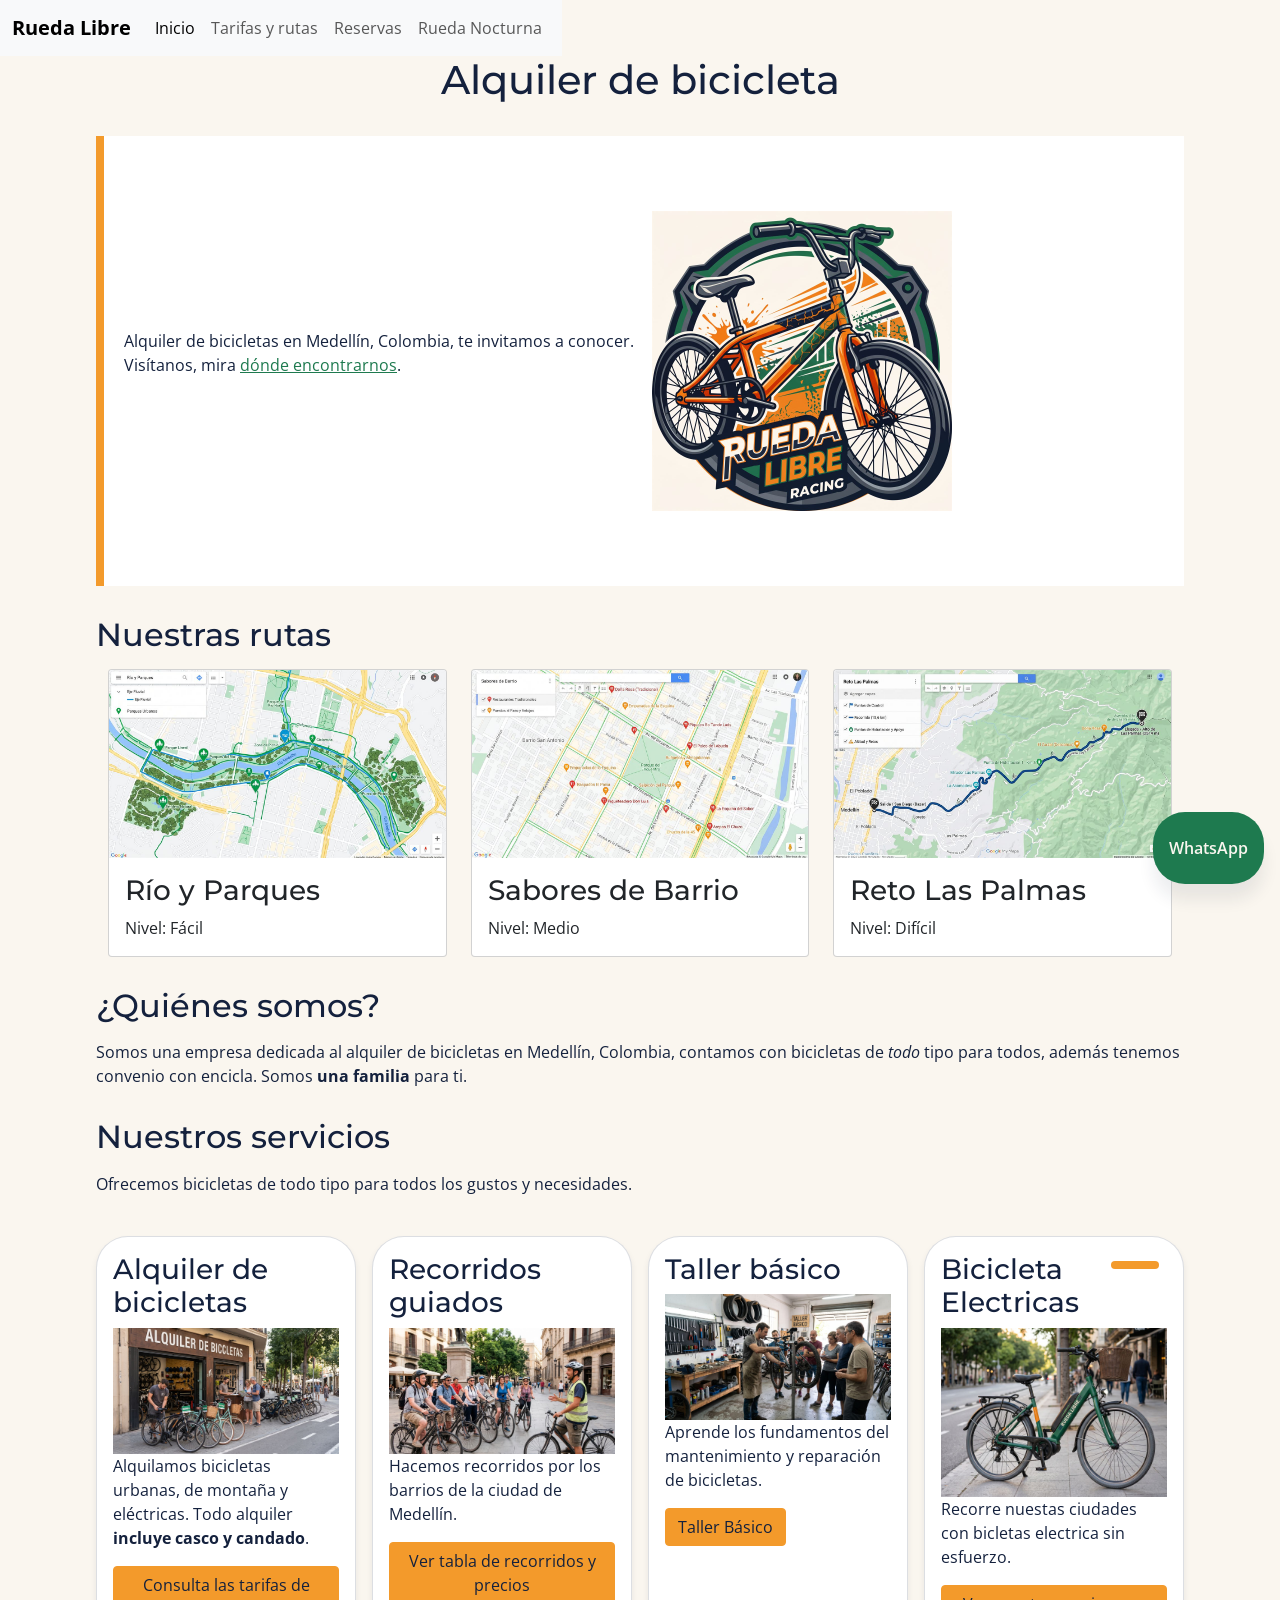
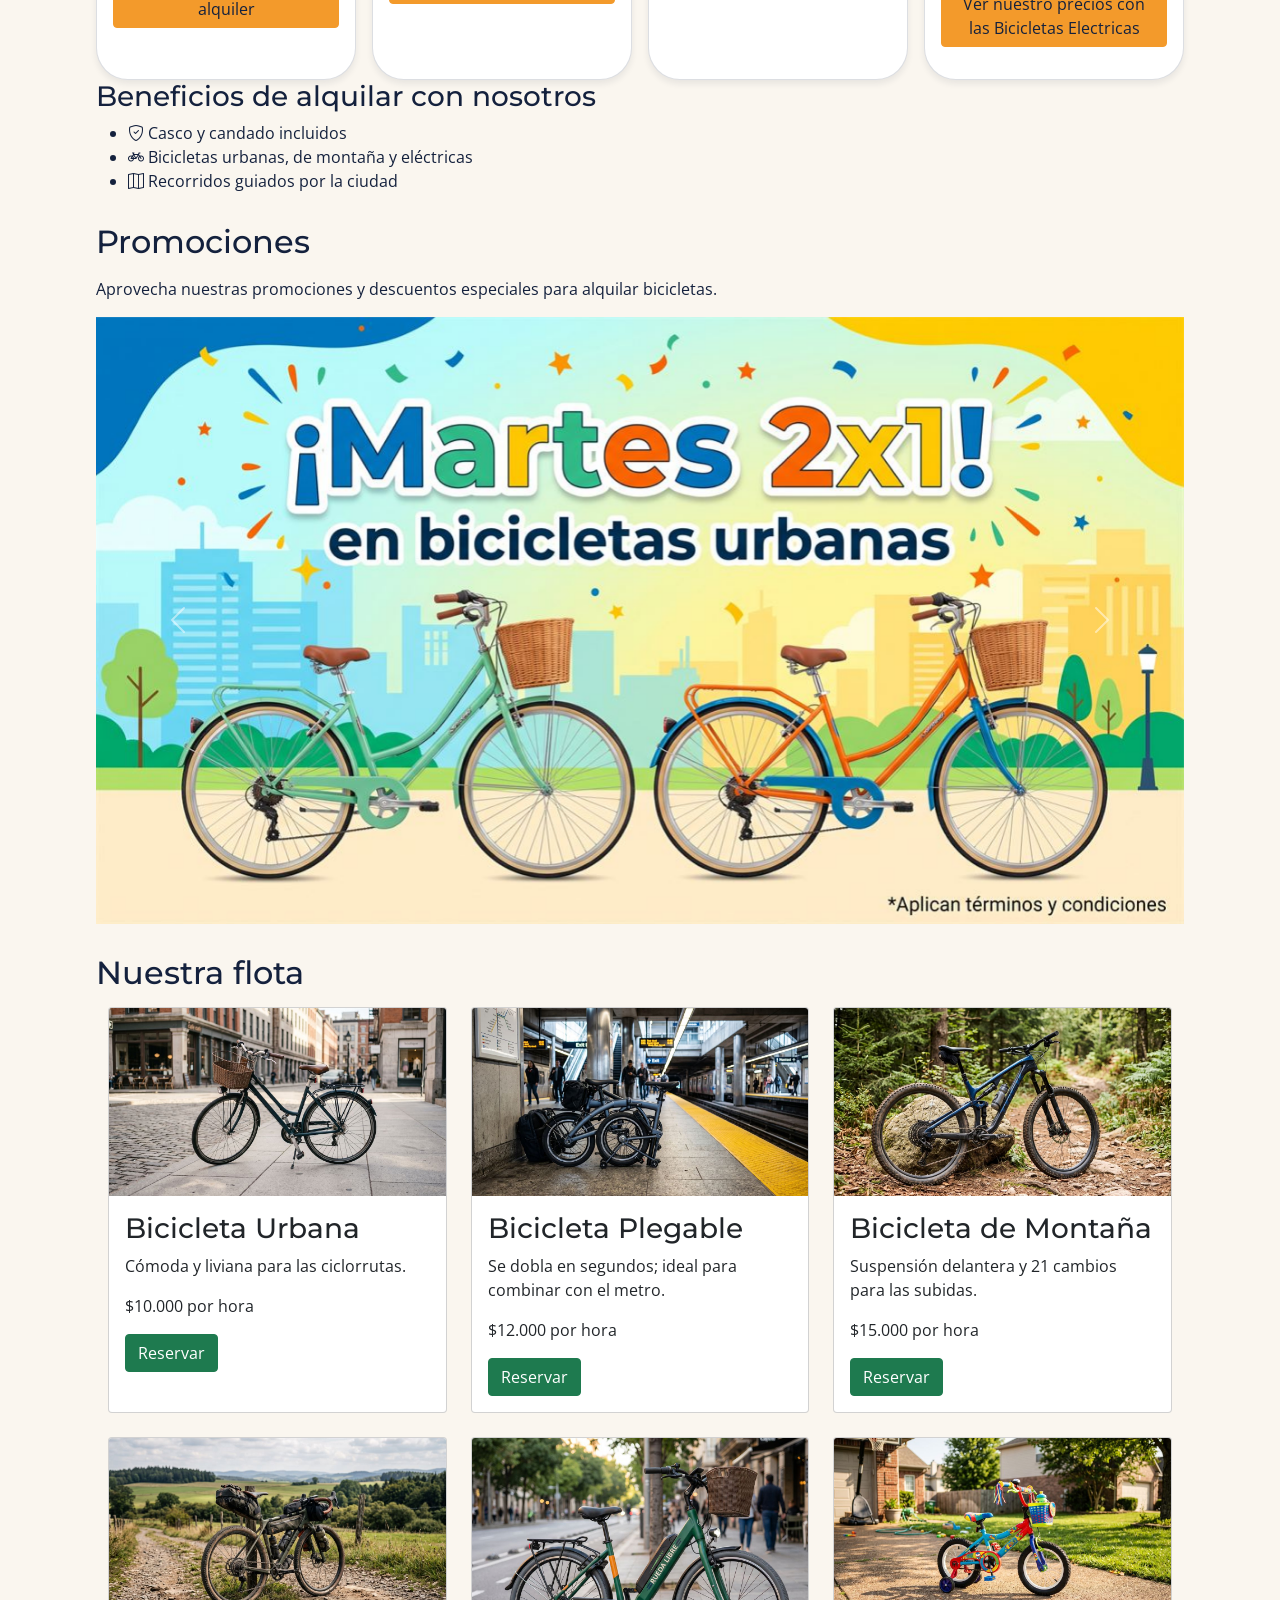
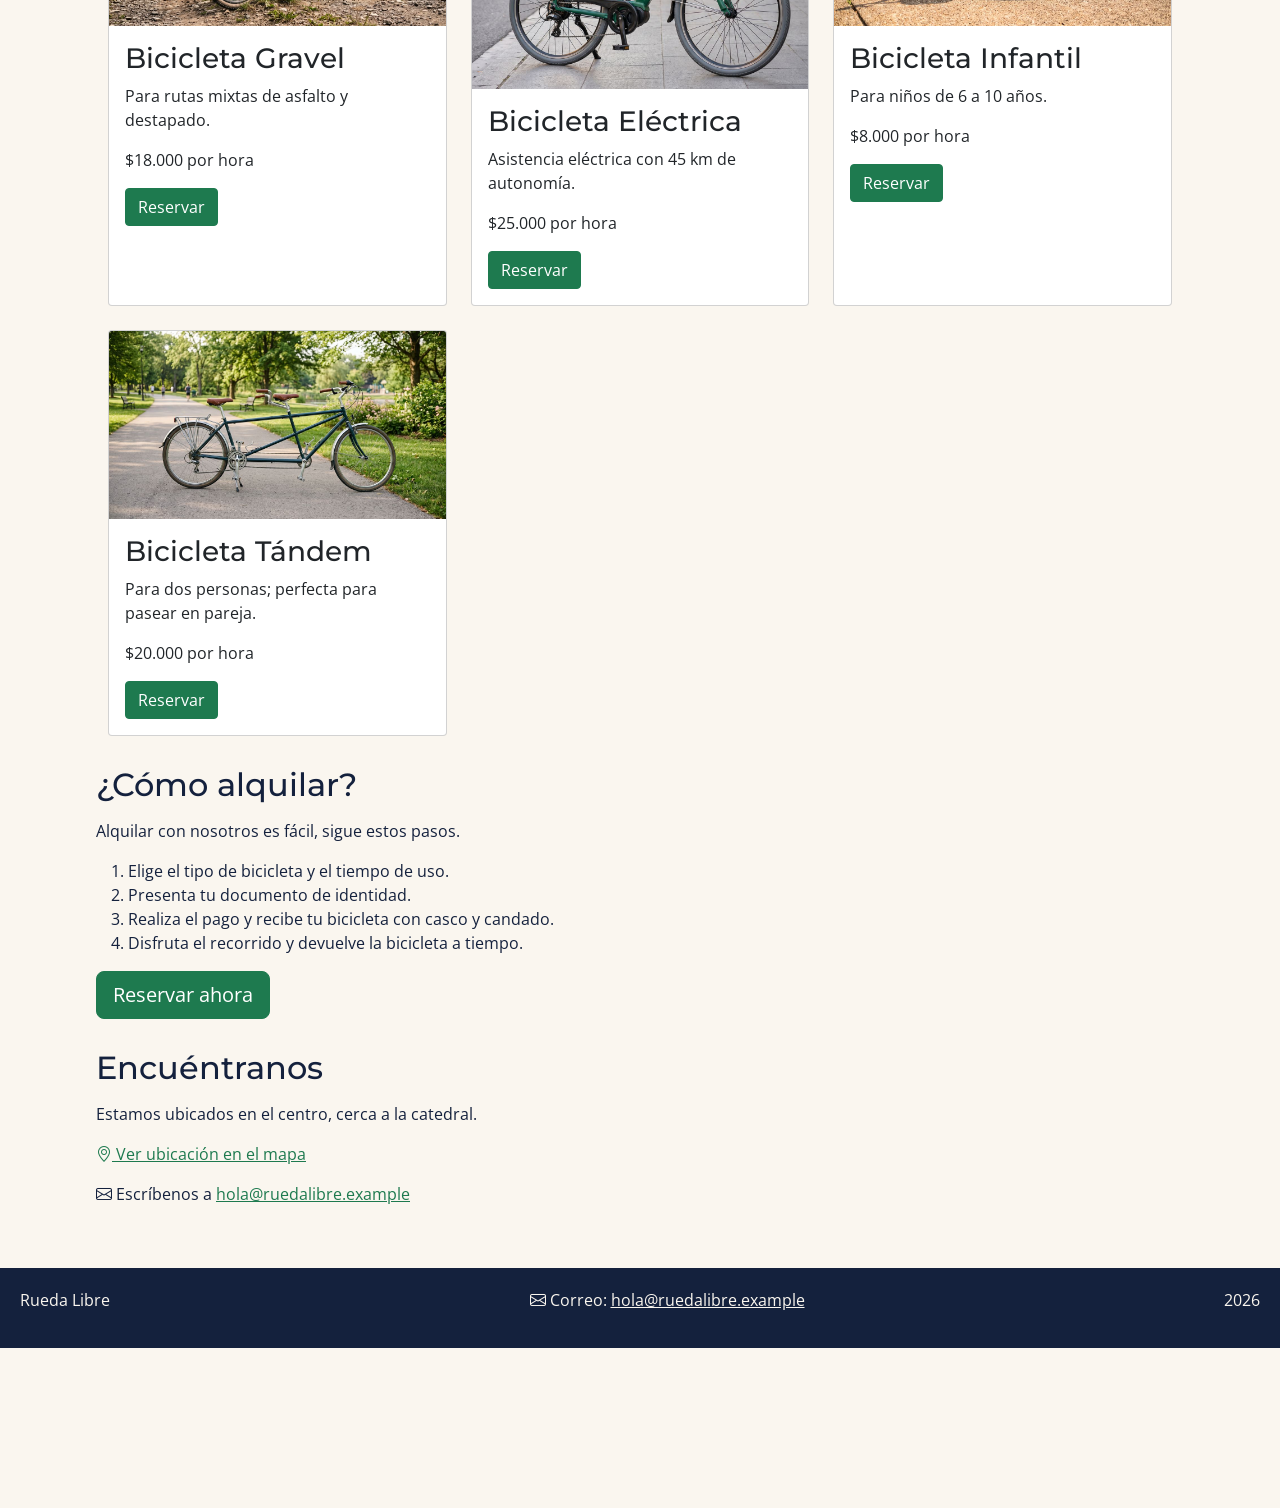
<file: rueda-libre-v1/index.html>
<!doctype html>
<html lang="es">
  <head>
    <meta charset="UTF-8" />
    <meta name="viewport" content="width=device-width, initial-scale=1.0" />
    <meta
      name="description"
      content="Alquiler de bicicletas en Medellín, Colombia, tenemos bicicletas de todo tipo para todos, convenio con encicla"
    />
    <title>Rueda Libre | Alquiler de bicicletas en Medellín</title>
    <link rel="preconnect" href="https://fonts.googleapis.com" />
    <link rel="preconnect" href="https://fonts.gstatic.com" crossorigin />
    <link
      href="https://fonts.googleapis.com/css2?family=Montserrat:wght@700&family=Open+Sans:wght@400;600&display=swap"
      rel="stylesheet"
    />
    <link
      href="https://cdn.jsdelivr.net/npm/bootstrap@5.3.3/dist/css/bootstrap.min.css"
      rel="stylesheet"
      integrity="sha384-QWTKZyjpPEjISv5WaRU9OFeRpok6YctnYmDr5pNlyT2bRjXh0JMhjY6hW+ALEwIH"
      crossorigin="anonymous"
    />
    <link rel="stylesheet" href="https://cdn.jsdelivr.net/npm/bootstrap-icons@1.11.3/font/bootstrap-icons.min.css" />
    <link rel="stylesheet" href="css/styles.css" />
  </head>
  <body>
    <header>
      <nav class="navbar navbar-expand-lg bg-body-tertiary">
        <div class="container">
          <a class="navbar-brand fw-bold" href="index.html">Rueda Libre</a>
          <button
            class="navbar-toggler"
            type="button"
            data-bs-toggle="collapse"
            data-bs-target="#menuPrincipal"
            aria-controls="menuPrincipal"
            aria-expanded="false"
            aria-label="Abrir menú de navegación"
          >
            <span class="navbar-toggler-icon"></span>
          </button>
          <div class="collapse navbar-collapse" id="menuPrincipal">
            <ul class="navbar-nav ms-auto">
              <li class="nav-item">
                <a class="nav-link active" aria-current="page" href="index.html"
                  >Inicio</a
                >
              </li>
              <li class="nav-item">
                <a
                  class="nav-link"
                  aria-current="page"
                  href="paginas/tarifas.html"
                  >Tarifas y rutas</a
                >
              </li>
              <li class="nav-item">
                <a
                  class="nav-link"
                  aria-current="page"
                  href="paginas/reservas.html"
                  >Reservas</a
                >
              </li>
              <li class="nav-item">
                <a class="nav-link" href="nocturna/index.html">Rueda Nocturna</a>
              </li>
            </ul>
          </div>
        </div>
      </nav>

      <h1>Alquiler de bicicleta</h1>
    </header>

    <main>
      <section class="portada portada-marca">
        <p>
          Alquiler de bicicletas en Medellín, Colombia, te invitamos a conocer.
          Visítanos, mira <a href="#encuentranos">dónde encontrarnos</a>.
        </p>
        <img
          src="img/logofinal.jpg"
          alt="Bicicleta naranja y negra de alquiler"
          width="300"
          height="300"
        />
      </section>

      <section>
        <h2 class="titulo-seccion">Nuestras rutas</h2>
        <div class="container-fluid">
          <div class="row row-cols-1 row-cols-md-2 row-cols-xl-3 g-4">
            <div class="col">
              <article class="card h-100">
                <img src="img/riosyparques.jpg" class="card-img-top" alt="Ruta Río y Parques" />
                <div class="card-body">
                  <h3 class="card-title">Río y Parques</h3>
                  <p class="card-text">Nivel: Fácil</p>
                </div>
              </article>
            </div>

            <div class="col">
              <article class="card h-100">
                <img src="img/sabores-de-barrio.jpg" class="card-img-top" alt="Ruta Sabores de Barrio" />
                <div class="card-body">
                  <h3 class="card-title">Sabores de Barrio</h3>
                  <p class="card-text">Nivel: Medio</p>
                </div>
              </article>
            </div>

            <div class="col">
              <article class="card h-100">
                <img src="img/retolaspalmas.jpg" class="card-img-top" alt="Ruta Reto Las Palmas" />
                <div class="card-body">
                  <h3 class="card-title">Reto Las Palmas</h3>
                  <p class="card-text">Nivel: Difícil</p>
                </div>
              </article>
            </div>
          </div>
        </div>
      </section>

      <section>
        <h2 class="titulo-seccion">¿Quiénes somos?</h2>
        <p>
          Somos una empresa dedicada al alquiler de bicicletas en Medellín,
          Colombia, contamos con bicicletas de <em>todo</em> tipo para todos,
          además tenemos convenio con encicla. Somos
          <strong>una familia</strong> para ti.
        </p>
      </section>

      <section>
        <h2 class="titulo-seccion">Nuestros servicios</h2>
        <p>
          Ofrecemos bicicletas de todo tipo para todos los gustos y necesidades.
        </p>
        <div class="contenedor-tarjetas">
          <article class="tarjeta">
            <h3>Alquiler de bicicletas</h3>
            <img
              src="img/alquilerbicletas.jpg"
              alt="Personas viendo Biclicletas de alquiler en la ciudad"
            />
            <p>
              Alquilamos bicicletas urbanas, de montaña y eléctricas. Todo
              alquiler <strong>incluye casco y candado</strong>.
            </p>
            <p>
              <a href="paginas/tarifas.html" class="btn btn-naranja">
                Consulta las tarifas de alquiler</a
              >
            </p>
          </article>

          <article class="tarjeta">
            <h3>Recorridos guiados</h3>
            <img
              src="img/recorridosguiados.jpg"
              alt="Guia guiando un grupo de personas en bicicleta por la ciudad"
            />
            <p>Hacemos recorridos por los barrios de la ciudad de Medellín.</p>
            <p>
              <a href="paginas/tarifas.html#recorridos" class="btn btn-naranja"
                >Ver tabla de recorridos y precios</a
              >
            </p>
          </article>

          <article class="tarjeta">
            <span class="taller-bicicleta"></span>
            <h3>Taller básico</h3>
            <img
              src="img/tallerbasico.jpg"
              alt="Persona reparando una bicicleta en un taller de mantenimiento"
              width="300"
              height="300"
            />
            <p>
              Aprende los fundamentos del mantenimiento y reparación de
              bicicletas.
            </p>
            <p>
              <a href="paginas/tarifas.html" class="btn btn-naranja">
                Taller Básico</a
              >
            </p>
          </article>

          <article class="tarjeta">
            <span class="etiqueta-bicielectrica"></span>
            <h3>Bicicleta Electricas</h3>
            <img src="img/bicielectrica.jpg" alt="Bicicletas electricas" />
            <p>Recorre nuestas ciudades con bicletas electrica sin esfuerzo.</p>
            <p>
              <a href="paginas/tarifas.html" class="btn btn-naranja"
                >Ver nuestro precios con las Bicicletas Electricas</a
              >
            </p>
          </article>
        </div>

        <h3>Beneficios de alquilar con nosotros</h3>
        <ul>
          <li><i class="bi bi-shield-check" aria-hidden="true"></i> Casco y candado incluidos</li>
          <li><i class="bi bi-bicycle" aria-hidden="true"></i> Bicicletas urbanas, de montaña y eléctricas</li>
          <li><i class="bi bi-map" aria-hidden="true"></i> Recorridos guiados por la ciudad</li>
        </ul>
      </section>


  <section>
        <h2 class="titulo-seccion">Promociones</h2>
        <p>
          Aprovecha nuestras promociones y descuentos especiales para alquilar
          bicicletas.
        </p>

        <div id="Ofertas" class="carousel slide" data-bs-ride="carousel">
          <div class="carousel-inner">
          <div class="carousel-item active">
            <img src="img/bicimartes.jpg" class="d-block w-100" alt="Promoción: Martes 2x1 en bicicletas urbanas. Dos bicicletas urbanas, una verde y una naranja, en un parque con globos y confeti." />
          </div>
          <div class="carousel-item">
            <img src="img/descuentosbici.jpg" class="d-block w-100" alt="Promoción: descuento en bicicletas eléctricas de lunes a jueves. Dos bicicletas eléctricas, una azul y una gris con naranja, en un parque." />
          </div>
          <div class="carousel-item">
            <img src="img/bicicumple.jpg" class="d-block w-100" alt="Promoción: si cumples años, ven a celebrarlo con nosotros. Dos bicicletas decoradas con globos, regalos y un pastel de cumpleaños." />
          </div>
          <div class="carousel-item">
            <img src="nocturna/img/luces-del-centro.jpg" class="d-block w-100" alt="Rueda Nocturna: salidas guiadas de jueves a sábado. Guía con chaleco reflectivo hablando con un grupo de ciclistas en una plaza del centro." />
            <div class="carousel-caption bg-dark bg-opacity-75 rounded">
              <h3>Rueda Nocturna</h3>
              <p>Descubre Medellín en bici cuando se encienden las luces</p>
              <a href="nocturna/index.html" class="btn btn-primary">Conoce la campaña</a>
            </div>
          </div>
          </div>

          <button class="carousel-control-prev" type="button" data-bs-target="#Ofertas" data-bs-slide="prev">
            <span class="carousel-control-prev-icon" aria-hidden="true"></span>
            <span class="visually-hidden">Anterior</span>
          </button>
          <button class="carousel-control-next" type="button" data-bs-target="#Ofertas" data-bs-slide="next">
            <span class="carousel-control-next-icon" aria-hidden="true"></span>
            <span class="visually-hidden">Siguiente</span>
          </button>
        </div>
      </section>


      <section>
        <h2 class="titulo-seccion">Nuestra flota</h2>
        <div class="container-fluid">
          <div class="row row-cols-1 row-cols-md-2 row-cols-xl-3 g-4">
            <div class="col">
              <article class="card h-100">
                <img src="img/bicicletaurbana.jpg" class="card-img-top" alt="bicicleta urbana" />
                <div class="card-body">
                  <h3 class="card-title">Bicicleta Urbana</h3>
                  <p class="card-text">Cómoda y liviana para las ciclorrutas.</p>
                  <p class="card-text">$10.000 por hora</p>
                  <a href="paginas/reservas.html" class="btn btn-primary">Reservar</a>
                </div>
              </article>
            </div>

            <div class="col">
              <article class="card h-100">
                <img src="img/bicicleta-plegable.jpg" class="card-img-top" alt="bicicleta plegable" />
                <div class="card-body">
                  <h3 class="card-title">Bicicleta Plegable</h3>
                  <p class="card-text">Se dobla en segundos; ideal para combinar con el metro.</p>
                  <p class="card-text">$12.000 por hora</p>
                  <a href="paginas/reservas.html" class="btn btn-primary">Reservar</a>
                </div>
              </article>
            </div>

            <div class="col">
              <article class="card h-100">
                <img src="img/bicicletademontana.jpg" class="card-img-top" alt="bicicleta de montaña" />
                <div class="card-body">
                  <h3 class="card-title">Bicicleta de Montaña</h3>
                  <p class="card-text">Suspensión delantera y 21 cambios para las subidas.</p>
                  <p class="card-text">$15.000 por hora</p>
                  <a href="paginas/reservas.html" class="btn btn-primary">Reservar</a>
                </div>
              </article>
            </div>

            <div class="col">
              <article class="card h-100">
                <img src="img/bicicleta-gravel.jpg" class="card-img-top" alt="bicicleta gravel" />
                <div class="card-body">
                  <h3 class="card-title">Bicicleta Gravel</h3>
                  <p class="card-text">Para rutas mixtas de asfalto y destapado.</p>
                  <p class="card-text">$18.000 por hora</p>
                  <a href="paginas/reservas.html" class="btn btn-primary">Reservar</a>
                </div>
              </article>
            </div>

            <div class="col">
              <article class="card h-100">
                <img src="img/bicielectrica.jpg" class="card-img-top" alt="bicicleta eléctrica" />
                <div class="card-body">
                  <h3 class="card-title">Bicicleta Eléctrica</h3>
                  <p class="card-text">Asistencia eléctrica con 45 km de autonomía.</p>
                  <p class="card-text">$25.000 por hora</p>
                  <a href="paginas/reservas.html" class="btn btn-primary">Reservar</a>
                </div>
              </article>
            </div>

            <div class="col">
              <article class="card h-100">
                <img src="img/infantil.jpg" class="card-img-top" alt="bicicleta infantil" />
                <div class="card-body">
                  <h3 class="card-title">Bicicleta Infantil</h3>
                  <p class="card-text">Para niños de 6 a 10 años.</p>
                  <p class="card-text">$8.000 por hora</p>
                  <a href="paginas/reservas.html" class="btn btn-primary">Reservar</a>
                </div>
              </article>
            </div>

            <div class="col">
              <article class="card h-100">
                <img src="img/tandem.jpg" class="card-img-top" alt="bicicleta tándem" />
                <div class="card-body">
                  <h3 class="card-title">Bicicleta Tándem</h3>
                  <p class="card-text">Para dos personas; perfecta para pasear en pareja.</p>
                  <p class="card-text">$20.000 por hora</p>
                  <a href="paginas/reservas.html" class="btn btn-primary">Reservar</a>
                </div>
              </article>
            </div>
          </div>
        </div>
      </section>

      <section>
        <h2 class="titulo-seccion">¿Cómo alquilar?</h2>
        <p>Alquilar con nosotros es fácil, sigue estos pasos.</p>
        <ol>
          <li>Elige el tipo de bicicleta y el tiempo de uso.</li>
          <li>Presenta tu documento de identidad.</li>
          <li>Realiza el pago y recibe tu bicicleta con casco y candado.</li>
          <li>Disfruta el recorrido y devuelve la bicicleta a tiempo.</li>
        </ol>
        <p>
          <a
            href="paginas/reservas.html"
            class="btn btn-primary btn-lg"
            role="button"
            >Reservar ahora</a
          >
        </p>
      </section>

      <section>
        <h2 id="encuentranos" class="titulo-seccion">Encuéntranos</h2>
        <p>Estamos ubicados en el centro, cerca a la catedral.</p>
        <p>
          <a
            href="https://www.google.com/maps/search/?api=1&query=Catedral+Metropolitana+Medellin"
            target="_blank"
            ><i class="bi bi-geo-alt" aria-hidden="true"></i> Ver ubicación en el mapa</a
          >
        </p>
        <p>
          <i class="bi bi-envelope" aria-hidden="true"></i> Escríbenos a
          <a href="mailto:hola@ruedalibre.example">hola@ruedalibre.example</a>
        </p>
      </section>
    </main>

    <footer class="pie-sitio">
      <p>Rueda Libre</p>
      <p>
        <i class="bi bi-envelope" aria-hidden="true"></i> Correo:
        <a href="mailto:hola@ruedalibre.example">hola@ruedalibre.example</a>
      </p>
      <p>2026</p>
    </footer>
    <a
      href="https://wa.me/573000000000"
      class="whatsapp"
      target="_blank"
      rel="noopener"
      >WhatsApp</a
    >
    <script
      src="https://cdn.jsdelivr.net/npm/bootstrap@5.3.3/dist/js/bootstrap.bundle.min.js"
      integrity="sha384-YvpcrYf0tY3lHB60NNkmXc5s9fDVZLESaAA55NDzOxhy9GkcIdslK1eN7N6jIeHz"
      crossorigin="anonymous"
    ></script>
  </body>
</html>
</file>
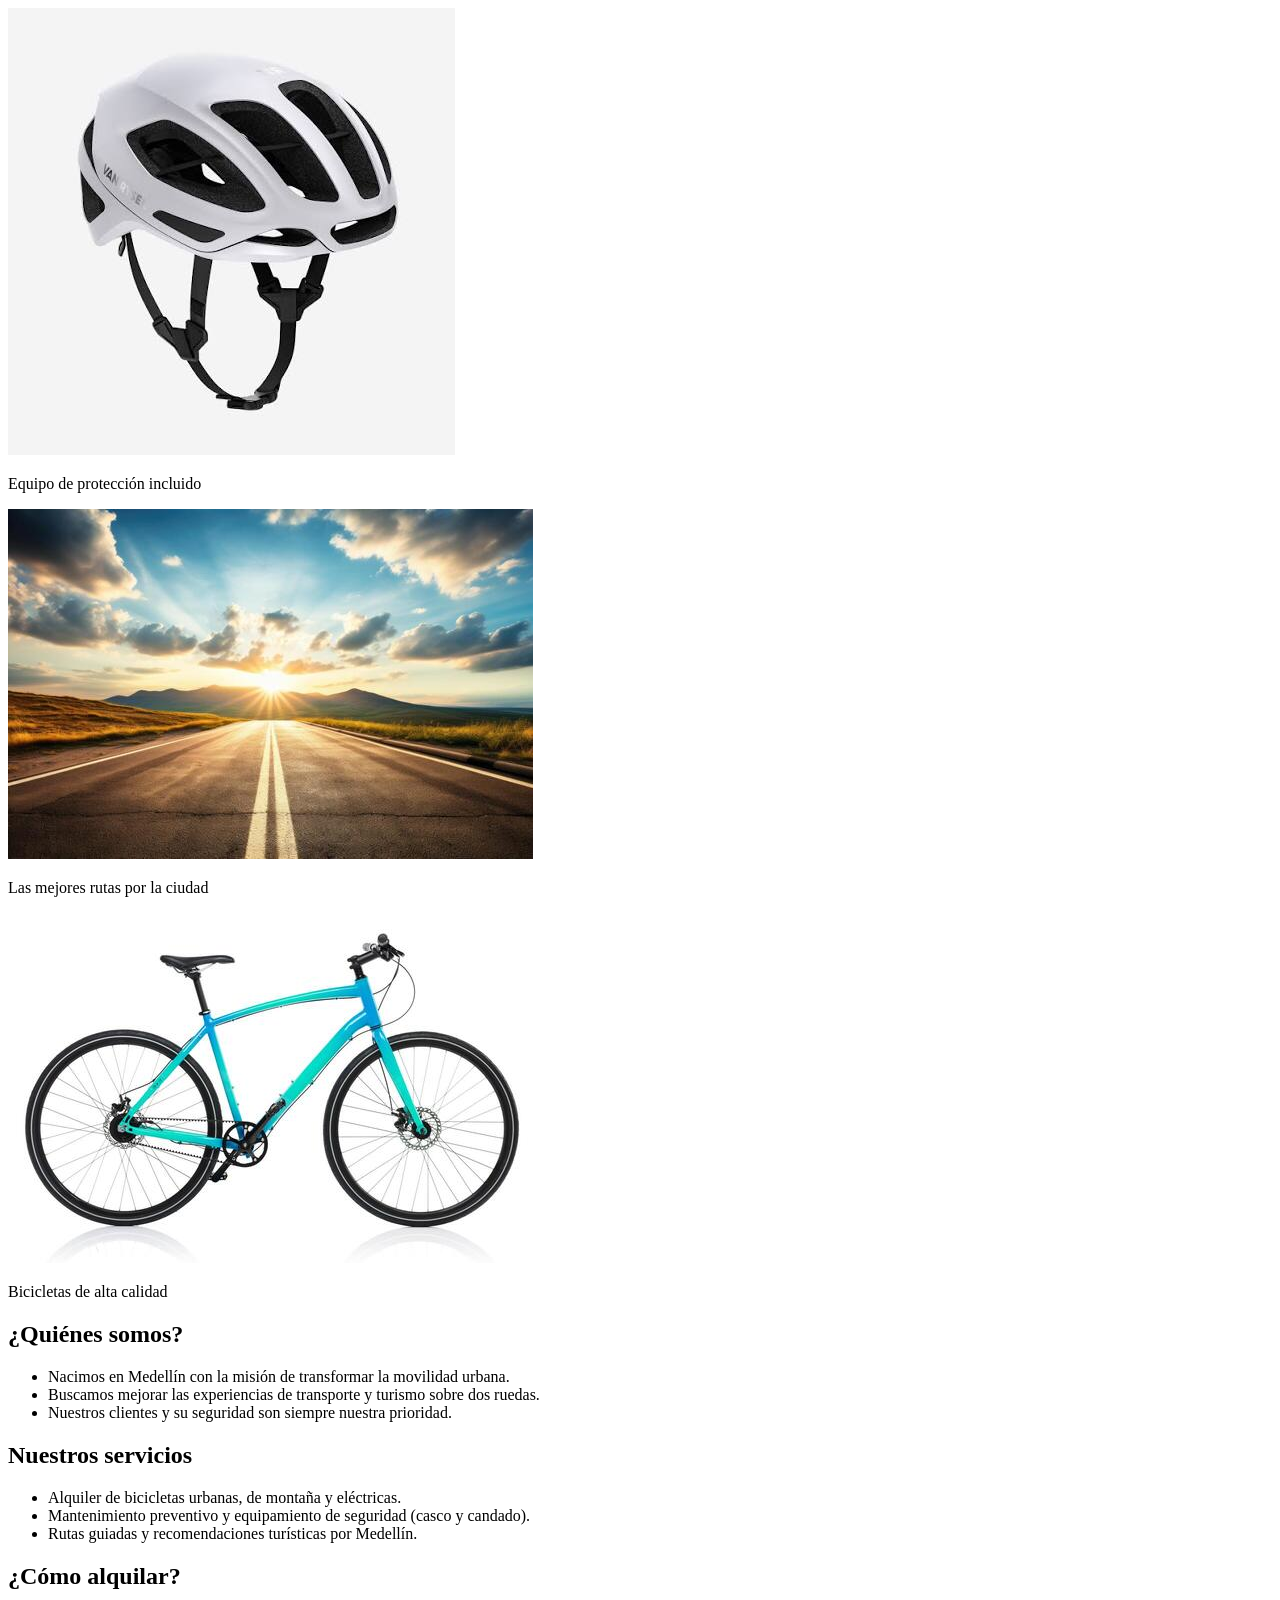
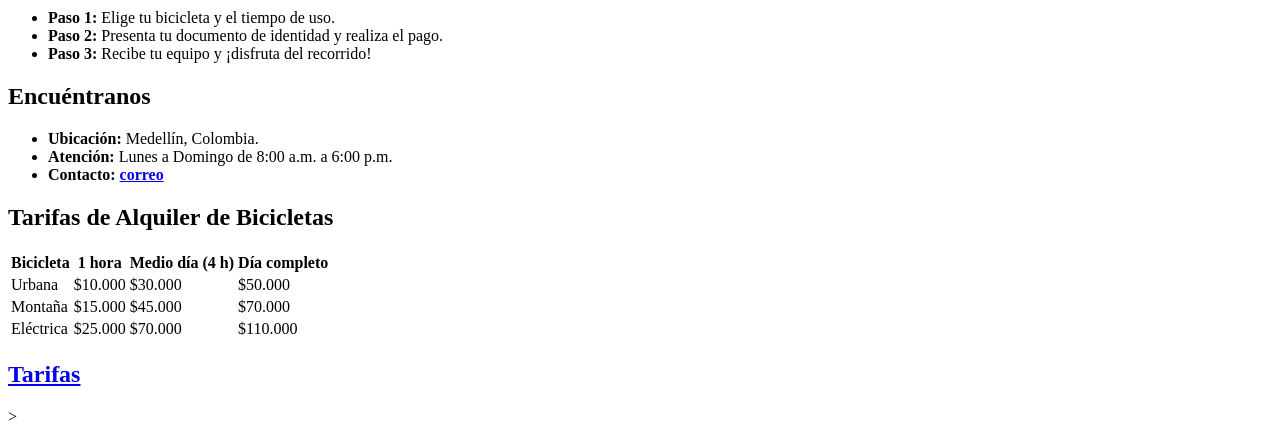
<file: rueda-libre/index.html>
<!DOCTYPE html>
<html lang="es">
<head>
    <meta charset="UTF-8">
    <meta name="viewport" content="width=device-width, initial-scale=1.0">
    <title>Alquiler de Bicicletas - Medellín</title>
</head>
<body>

    <main>
        <section>
            <div>
                <img src="img/casco.jpeg" alt="Casco de seguridad">
                <p>Equipo de protección incluido</p>
            </div>
            <div>
                <img src="img/ruta.jpg" alt="Ruta en bicicleta">
                <p>Las mejores rutas por la ciudad</p>
            </div>
            <div>
                <img src="img/cicla.jpg" alt="Bicicleta de alquiler">
                <p>Bicicletas de alta calidad</p>
            </div> 
        </section>

        <section>
            <article>
                <h2>¿Quiénes somos?</h2>
                <ul>
                    <li>Nacimos en Medellín con la misión de transformar la movilidad urbana.</li>
                    <li>Buscamos mejorar las experiencias de transporte y turismo sobre dos ruedas.</li>
                    <li>Nuestros clientes y su seguridad son siempre nuestra prioridad.</li>
                </ul>
            </article>

            <article>
                <h2>Nuestros servicios</h2>
                <ul>
                    <li>Alquiler de bicicletas urbanas, de montaña y eléctricas.</li>
                    <li>Mantenimiento preventivo y equipamiento de seguridad (casco y candado).</li>
                    <li>Rutas guiadas y recomendaciones turísticas por Medellín.</li>
                </ul>
            </article>

            <article>
                <h2>¿Cómo alquilar?</h2>
                <ul>
                    <li><strong>Paso 1:</strong> Elige tu bicicleta y el tiempo de uso.</li>
                    <li><strong>Paso 2:</strong> Presenta tu documento de identidad y realiza el pago.</li>
                    <li><strong>Paso 3:</strong> Recibe tu equipo y ¡disfruta del recorrido!</li>
                </ul>
            </article>

            <article>
                <h2>Encuéntranos</h2>
                <ul>
                    <li><strong>Ubicación:</strong> Medellín, Colombia.</li>
                    <li><strong>Atención:</strong> Lunes a Domingo de 8:00 a.m. a 6:00 p.m.</li>
                    <li><strong>Contacto:</strong>  <a href="bryna@gmail.com"><strong>correo</strong></a>
                </ul>
            </article>
        </section>
        <section>   
            <article>
                <h2>Tarifas de Alquiler de Bicicletas</h2>
                <table>
                    <thead>
                        <tr>
                            <th>Bicicleta</th>
                            <th>1 hora</th>
                            <th>Medio día (4 h)</th>
                            <th>Día completo</th>
                        </tr>
                    </thead>
                    <tbody>
                        <tr>
                            <td>Urbana</td>
                            <td>$10.000</td>
                            <td>$30.000</td>
                            <td>$50.000</td>
                        </tr>
                        <tr>
                            <td>Montaña</td>
                            <td>$15.000</td>
                            <td>$45.000</td>
                            <td>$70.000</td>
                        </tr>
                        <tr>
                            <td>Eléctrica</td>
                            <td>$25.000</td>
                            <td>$70.000</td>
                            <td>$110.000</td>
                        </tr>
                    </tbody>
                </table>
            </article>

            <article>
                <a href="tarifas.html"><h2><strong>Tarifas</strong></h2>
 </a>           <!-- TARIFAS HTML suempre debo recordar que para vincular debo utilizar href-->>
        </section>
    </main>

</body>
</html>
</file>
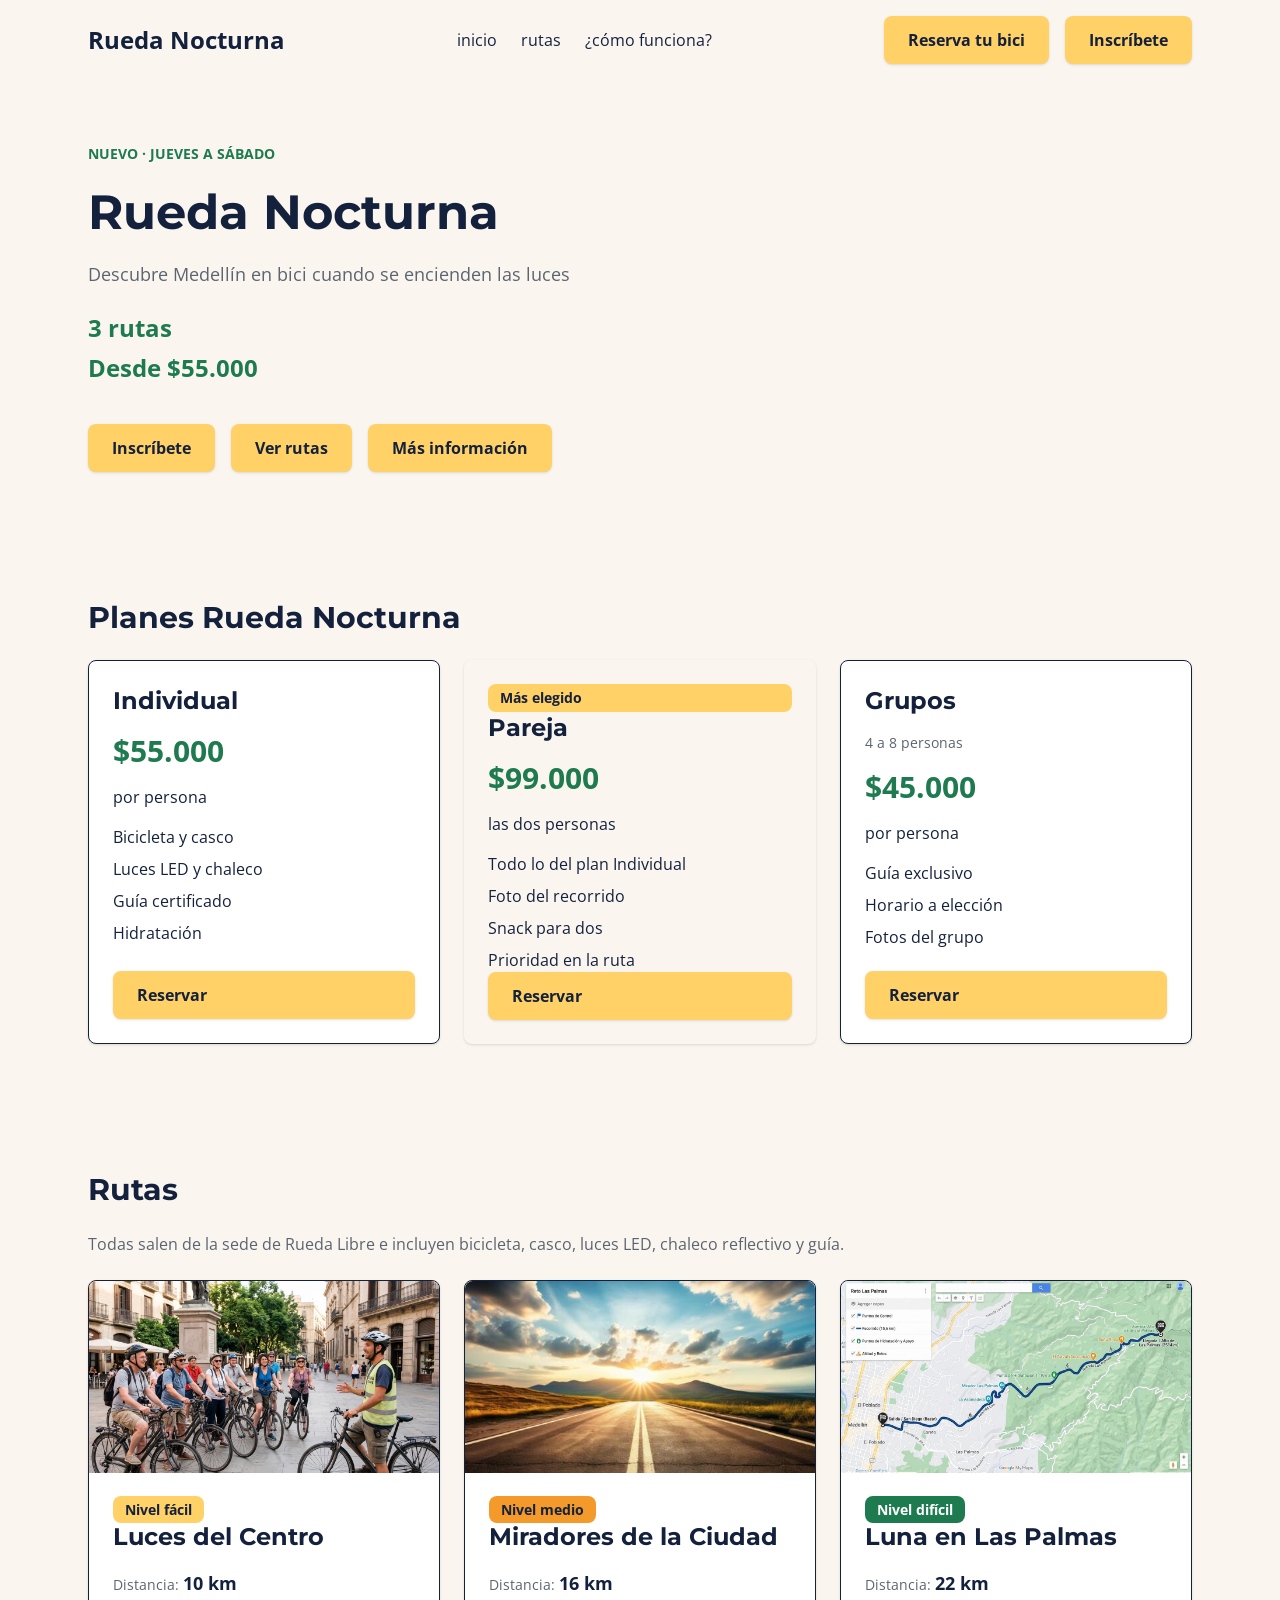
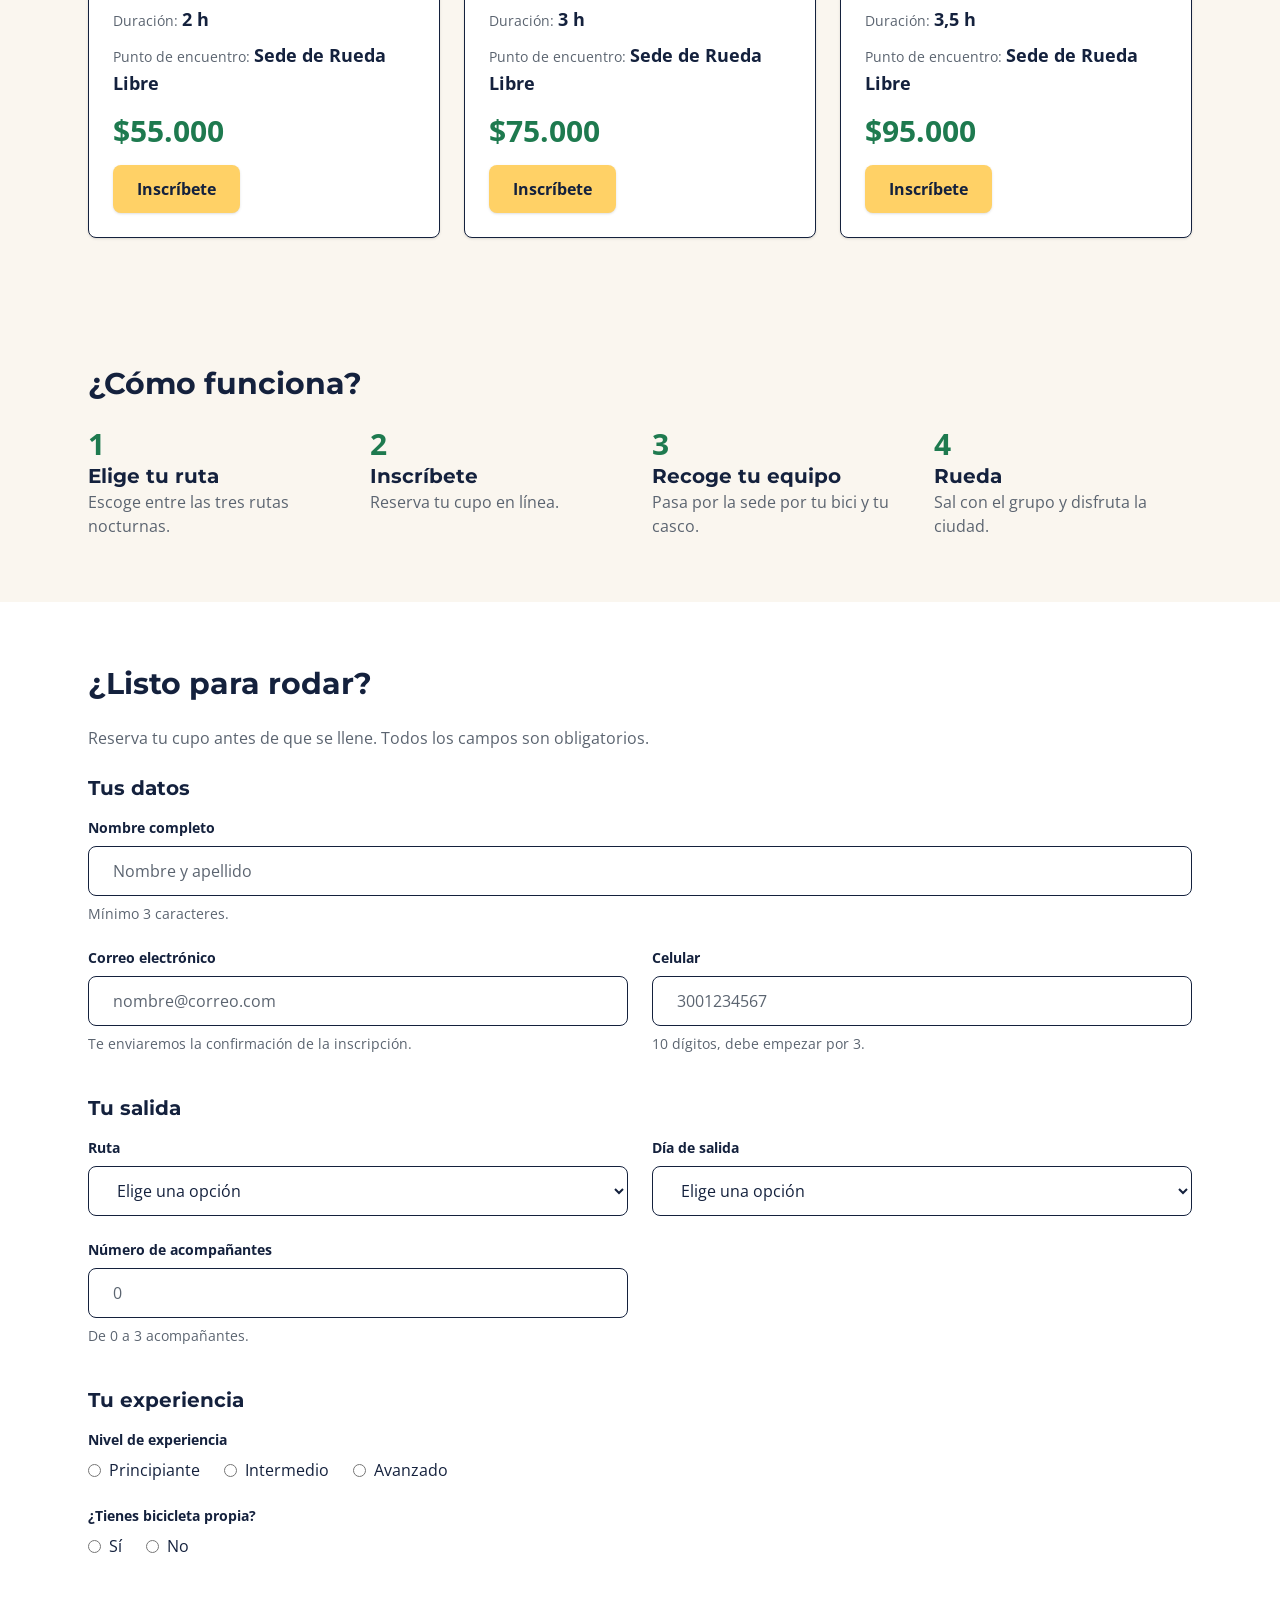
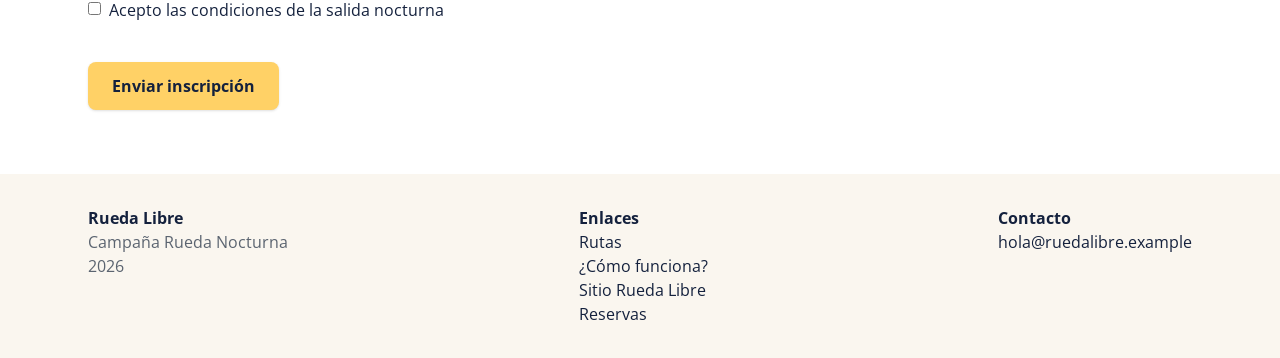
<file: rueda-libre-v1/nocturna/index.html>
<!DOCTYPE html>
<html lang="es">
<head>
    <meta charset="UTF-8">
    <meta name="viewport" content="width=device-width, initial-scale=1.0">
    <title>Rueda Nocturna</title>
    <link rel="stylesheet" href="src/output.css">
</head>
<body class="bg-crema text-azul-noche dark:bg-azul-noche dark:text-crema">
    <header class="py-4">
        <div class="max-w-6xl mx-auto px-6 flex flex-col md:flex-row items-center justify-between gap-4">
            <a href="../index.html" class="text-2xl font-bold">Rueda Nocturna</a>
            <nav class="hidden md:flex gap-6">
                <a href="#inicio">inicio</a>
                <a href="#rutas">rutas</a>
                <a href="#como-funciona">¿cómo funciona?</a>
            </nav>
            <div class="flex flex-wrap justify-center gap-4">
                <a href="../paginas/reservas.html" class="inline-block bg-amarillo-farol text-azul-noche font-bold px-6 py-3 rounded-lg shadow hover:bg-naranja-pedal focus:outline-none focus:ring-4 focus:ring-verde-ruta dark:focus:ring-crema">Reserva tu bici</a>
                <a href="#inscripcion" class="inline-block bg-amarillo-farol text-azul-noche font-bold px-6 py-3 rounded-lg shadow hover:bg-naranja-pedal focus:outline-none focus:ring-4 focus:ring-verde-ruta dark:focus:ring-crema">Inscríbete</a>
            </div>
    </div>
    </header>
    <main> <!--Aqui estan las card para realizar la modificación-->
        <section id="inicio" class="py-8 lg:py-16">
            <div class="max-w-6xl mx-auto px-6 space-y-6">
            <p class="text-sm font-bold uppercase text-verde-ruta dark:text-amarillo-farol">Nuevo · Jueves a sábado</p>
            <h1 class="font-display text-4xl lg:text-5xl font-bold">Rueda Nocturna</h1>
            <p class="text-lg text-gris-asfalto dark:text-crema">Descubre Medellín en bici cuando se encienden las luces</p>

            <ul class="space-y-2">
                <li class="text-2xl font-bold text-verde-ruta dark:text-amarillo-farol">3 rutas</li>
                <li class="text-2xl font-bold text-verde-ruta dark:text-amarillo-farol">Desde $55.000</li>
            </ul>

            <div class="flex flex-wrap gap-4 pt-4">
                <a href="#" class="inline-block bg-amarillo-farol text-azul-noche font-bold px-6 py-3 rounded-lg shadow hover:bg-naranja-pedal focus:outline-none focus:ring-4 focus:ring-verde-ruta dark:focus:ring-crema">Inscríbete</a>
                <a href="#" class="inline-block bg-amarillo-farol text-azul-noche font-bold px-6 py-3 rounded-lg shadow hover:bg-naranja-pedal focus:outline-none focus:ring-4 focus:ring-verde-ruta dark:focus:ring-crema">Ver rutas</a>
                <a href="#" class="inline-block bg-amarillo-farol text-azul-noche font-bold px-6 py-3 rounded-lg shadow hover:bg-naranja-pedal focus:outline-none focus:ring-4 focus:ring-verde-ruta dark:focus:ring-crema">Más información</a>
            </div>
        </div>
        </section>


        <section id="planes" class="py-8 lg:py-16">
    <div class="max-w-6xl mx-auto px-6 space-y-6">

        <h2 class="font-display text-3xl font-bold">Planes Rueda Nocturna</h2>

        <div class="grid grid-cols-1 lg:grid-cols-3 gap-6"> <!-- Aqui organizo el grid -->

            <!-- Individual -->
            <div class="p-6 bg-white border border-gris-asfalto rounded-lg shadow dark:bg-azul-noche flex flex-col justify-between">
                <div class="space-y-4">
                    <h3 class="font-display text-2xl font-bold">Individual</h3>
                    <p class="text-3xl font-bold text-verde-ruta dark:text-amarillo-farol">$55.000</p>
                    <p>por persona</p>
                    <ul class="flex flex-col gap-2">
                        <li>Bicicleta y casco</li>
                        <li>Luces LED y chaleco</li>
                        <li>Guía certificado</li>
                        <li>Hidratación</li>
                    </ul>
                </div>
                <a href="#" class="inline-block bg-amarillo-farol text-azul-noche font-bold px-6 py-3 rounded-lg shadow hover:bg-naranja-pedal focus:outline-none focus:ring-4 focus:ring-verde-ruta dark:focus:ring-crema">Reservar</a>
            </div>

            <!-- ******Preja -->
            <div class="relative p-6 bg-amarillo-farol/20 border-4 border-verde-ruta rounded-lg shadow dark:bg-amarillo-farol/10 dark:border-amarillo-farol flex flex-col justify-between">
                <span class="absolute -top-3 left-6 bg-amarillo-farol text-azul-noche text-sm font-bold px-3 py-1 rounded-lg">Más elegido</span>
                <div class="space-y-4">
                    <h3 class="font-display text-2xl font-bold">Pareja</h3>
                    <p class="text-3xl font-bold text-verde-ruta dark:text-amarillo-farol">$99.000</p>
                
                    <p>las dos personas</p>
                    <ul class="flex flex-col gap-2">
                        <li>Todo lo del plan Individual</li>
                        <li>Foto del recorrido</li>
                        <li>Snack para dos</li>
                        <li>Prioridad en la ruta</li>
                    </ul>
                </div>
                <a href="#" class="inline-block bg-amarillo-farol text-azul-noche font-bold px-6 py-3 rounded-lg shadow hover:bg-naranja-pedal focus:outline-none focus:ring-4 focus:ring-verde-ruta dark:focus:ring-crema">Reservar</a>
            </div>


            <div class="p-6 bg-white border border-gris-asfalto rounded-lg shadow dark:bg-azul-noche flex flex-col justify-between">
    <div class="space-y-4">
        <h3 class="font-display text-2xl font-bold">Grupos</h3>
        <p class="text-sm text-gris-asfalto dark:text-crema">4 a 8 personas</p>
        <p class="text-3xl font-bold text-verde-ruta dark:text-amarillo-farol">$45.000</p>
        <p>por persona</p>
        <ul class="flex flex-col gap-2">
            <li>Guía exclusivo</li>
            <li>Horario a elección</li>
            <li>Fotos del grupo</li>
        </ul>
    </div>
    <a href="#" class="inline-block bg-amarillo-farol text-azul-noche font-bold px-6 py-3 rounded-lg shadow hover:bg-naranja-pedal focus:outline-none focus:ring-4 focus:ring-verde-ruta dark:focus:ring-crema">Reservar</a>
</div>

</div>

    </div>
</section>

        <section id="rutas" class="py-8 lg:py-16">
            <div class="max-w-6xl mx-auto px-6 space-y-6">

            <h2 class="font-display text-3xl font-bold">Rutas</h2>
            <p class="text-gris-asfalto dark:text-crema">Todas salen de la sede de Rueda Libre e incluyen bicicleta, casco, luces LED, chaleco reflectivo y guía.</p>
                        <!-- Aqui es donde  Se realiza la division de las 3 Card-->
            <div class="grid grid-cols-1 sm:grid-cols-2 lg:grid-cols-3 gap-6">

            <div class="w-full bg-white border border-gris-asfalto rounded-lg shadow dark:bg-azul-noche">
                <img src="img/luces-del-centro.jpg" alt="Guía con chaleco reflectivo hablando con un grupo de ciclistas en una plaza del centro" class="w-full h-48 object-cover rounded-t-lg">
                <div class="p-6 space-y-4">
                    <span class="bg-amarillo-farol text-azul-noche text-sm font-bold px-3 py-1 rounded-lg">Nivel fácil</span>
                    <h3 class="font-display text-2xl font-bold">Luces del Centro</h3>
                    <ul class="space-y-2">
                        <li><span class="text-sm text-gris-asfalto dark:text-crema">Distancia:</span> <span class="text-lg font-bold">10 km</span></li>
                        <li><span class="text-sm text-gris-asfalto dark:text-crema">Duración:</span> <span class="text-lg font-bold">2 h</span></li>
                        <li><span class="text-sm text-gris-asfalto dark:text-crema">Punto de encuentro:</span> <span class="text-lg font-bold">Sede de Rueda Libre</span></li>
                    </ul>
                    <p class="text-3xl font-bold text-verde-ruta dark:text-amarillo-farol">$55.000</p>
                    <a href="#" class="inline-block bg-amarillo-farol text-azul-noche font-bold px-6 py-3 rounded-lg shadow hover:bg-naranja-pedal focus:outline-none focus:ring-4 focus:ring-verde-ruta dark:focus:ring-crema">Inscríbete</a>
                </div>
            </div>

            <div class="w-full bg-white border border-gris-asfalto rounded-lg shadow dark:bg-azul-noche">
                <img src="img/miradores-de-la-ciudad.jpg" alt="Carretera hacia las montañas al atardecer" class="w-full h-48 object-cover rounded-t-lg">
                <div class="p-6 space-y-4">
                    <span class="bg-naranja-pedal text-azul-noche text-sm font-bold px-3 py-1 rounded-lg">Nivel medio</span>
                    <h3 class="font-display text-2xl font-bold">Miradores de la Ciudad</h3>
                    <ul class="space-y-2">
                        <li><span class="text-sm text-gris-asfalto dark:text-crema">Distancia:</span> <span class="text-lg font-bold">16 km</span></li>
                        <li><span class="text-sm text-gris-asfalto dark:text-crema">Duración:</span> <span class="text-lg font-bold">3 h</span></li>
                        <li><span class="text-sm text-gris-asfalto dark:text-crema">Punto de encuentro:</span> <span class="text-lg font-bold">Sede de Rueda Libre</span></li>
                    </ul>
                    <p class="text-3xl font-bold text-verde-ruta dark:text-amarillo-farol">$75.000</p>
                    <a href="#" class="inline-block bg-amarillo-farol text-azul-noche font-bold px-6 py-3 rounded-lg shadow hover:bg-naranja-pedal focus:outline-none focus:ring-4 focus:ring-verde-ruta dark:focus:ring-crema">Inscríbete</a>
                </div>
            </div>

            <div class="w-full bg-white border border-gris-asfalto rounded-lg shadow dark:bg-azul-noche">
                <img src="img/luna-en-las-palmas.jpg" alt="Mapa del recorrido por la Avenida Las Palmas" class="w-full h-48 object-cover rounded-t-lg">
                <div class="p-6 space-y-4">
                    <span class="bg-verde-ruta text-white text-sm font-bold px-3 py-1 rounded-lg">Nivel difícil</span>
                    <h3 class="font-display text-2xl font-bold">Luna en Las Palmas</h3>
                    <ul class="space-y-2">
                        <li><span class="text-sm text-gris-asfalto dark:text-crema">Distancia:</span> <span class="text-lg font-bold">22 km</span></li>
                        <li><span class="text-sm text-gris-asfalto dark:text-crema">Duración:</span> <span class="text-lg font-bold">3,5 h</span></li>
                        <li><span class="text-sm text-gris-asfalto dark:text-crema">Punto de encuentro:</span> <span class="text-lg font-bold">Sede de Rueda Libre</span></li>
                    </ul>
                    <p class="text-3xl font-bold text-verde-ruta dark:text-amarillo-farol">$95.000</p>
                    <a href="#" class="inline-block bg-amarillo-farol text-azul-noche font-bold px-6 py-3 rounded-lg shadow hover:bg-naranja-pedal focus:outline-none focus:ring-4 focus:ring-verde-ruta dark:focus:ring-crema">Inscríbete</a>
                </div>
            </div>

            </div>

            </div>
        </section>
    <section id="como-funciona" class="py-8 lg:py-16"> <!--  Aqui esta la card de **como funciona*** es ,--> 
            <div class="max-w-6xl mx-auto px-6 space-y-6">

                <h2 class="font-display text-3xl font-bold">¿Cómo funciona?</h2> <!-- En esta seccion Esta cerca al footer -->

                <div class="grid grid-cols-1 sm:grid-cols-2 lg:grid-cols-4 gap-6"> <!--***Esto me permite crear las 4 columnas del mismo ancho, con el gap podemos modifcar el ancho de cada contenedor que tiene la informacion -// 1 columna en celular, 2 desde sm: (o md:), 4 desde lg: /-->

                    <div>
                        <p class="text-3xl font-bold text-verde-ruta dark:text-amarillo-farol">1</p>
                        <h3 class="font-display text-xl font-bold">Elige tu ruta</h3>
                        <p class="text-gris-asfalto dark:text-crema">Escoge entre las tres rutas nocturnas.</p>
                    </div>

                    <div>
                        <p class="text-3xl font-bold text-verde-ruta dark:text-amarillo-farol">2</p>
                        <h3 class="font-display text-xl font-bold">Inscríbete</h3>
                        <p class="text-gris-asfalto dark:text-crema">Reserva tu cupo en línea.</p>
                    </div>

                    <div>
                        <p class="text-3xl font-bold text-verde-ruta dark:text-amarillo-farol">3</p>
                        <h3 class="font-display text-xl font-bold">Recoge tu equipo</h3>
                        <p class="text-gris-asfalto dark:text-crema">Pasa por la sede por tu bici y tu casco.</p>
                    </div>

                    <div>
                        <p class="text-3xl font-bold text-verde-ruta dark:text-amarillo-farol">4</p>
                        <h3 class="font-display text-xl font-bold">Rueda</h3>
                        <p class="text-gris-asfalto dark:text-crema">Sal con el grupo y disfruta la ciudad.</p>
                    </div>

                </div>

            </div>
        </section>
            <!-- Esta terminacion hara que cambie de color, entre más algo "800" hara que quede más oscuro y "slate-200" hara que sea más claro, casi blanco. -->
        <section id="inscripcion" class="py-8 lg:py-16 bg-white dark:bg-black">
                <div class="max-w-6xl mx-auto px-6 space-y-6">

                    <h2 class="font-display text-3xl font-bold">¿Listo para rodar?</h2>
                    <p class="text-gris-asfalto dark:text-crema">Reserva tu cupo antes de que se llene. Todos los campos son obligatorios.</p>

                    <form action="#" method="post" class="space-y-10">

                      <fieldset class="space-y-6">
                        <legend class="font-display text-xl font-bold mb-4">Tus datos</legend>

                          <div class="grid grid-cols-1 md:grid-cols-2 gap-6">

                          <div class="space-y-2 md:col-span-2">
                                <label for="nombre" class="block text-sm font-bold">Nombre completo</label>
                                   <input type="text" id="nombre" name="nombre" required minlength="3" autocomplete="name" placeholder="Nombre y apellido" class="w-full bg-white border border-gris-asfalto rounded-lg px-6 py-3 text-azul-noche placeholder-gris-asfalto focus:outline-none focus:border-verde-ruta focus:ring-4 focus:ring-verde-ruta dark:bg-azul-noche dark:border-gris-asfalto dark:text-crema dark:placeholder-crema/70 dark:focus:border-amarillo-farol dark:focus:ring-amarillo-farol">
                                 <p class="text-sm text-gris-asfalto dark:text-crema">Mínimo 3 caracteres.</p>
                             </div>

                              <div class="space-y-2">
                                  <label for="correo" class="block text-sm font-bold">Correo electrónico</label>
                                <input type="email" id="correo" name="correo" required autocomplete="email" placeholder="nombre@correo.com" class="w-full bg-white border border-gris-asfalto rounded-lg px-6 py-3 text-azul-noche placeholder-gris-asfalto focus:outline-none focus:border-verde-ruta focus:ring-4 focus:ring-verde-ruta dark:bg-azul-noche dark:border-gris-asfalto dark:text-crema dark:placeholder-crema/70 dark:focus:border-amarillo-farol dark:focus:ring-amarillo-farol">
                                    <p class="text-sm text-gris-asfalto dark:text-crema">Te enviaremos la confirmación de la inscripción.</p>
                                </div>
                              <div class="space-y-2">
                                    <label for="celular" class="block text-sm font-bold">Celular</label>
                                    <input type="tel" id="celular" name="celular" required pattern="3[0-9]{9}" maxlength="10" inputmode="numeric" autocomplete="tel" title="10 dígitos, debe empezar por 3" placeholder="3001234567" class="w-full bg-white border border-gris-asfalto rounded-lg px-6 py-3 text-azul-noche placeholder-gris-asfalto focus:outline-none focus:border-verde-ruta focus:ring-4 focus:ring-verde-ruta dark:bg-azul-noche dark:border-gris-asfalto dark:text-crema dark:placeholder-crema/70 dark:focus:border-amarillo-farol dark:focus:ring-amarillo-farol">
                                    <p class="text-sm text-gris-asfalto dark:text-crema">10 dígitos, debe empezar por 3.</p>
                              </div>

                            </div>
                        </fieldset>

                        <fieldset class="space-y-6">
                            <legend class="font-display text-xl font-bold mb-4">Tu salida</legend>
                            <div class="grid grid-cols-1 md:grid-cols-2 gap-6">

                                <div class="space-y-2">
                                    <label for="ruta" class="block text-sm font-bold">Ruta</label>
                                 <select id="ruta" name="ruta" required class="w-full bg-white border border-gris-asfalto rounded-lg px-6 py-3 text-azul-noche placeholder-gris-asfalto focus:outline-none focus:border-verde-ruta focus:ring-4 focus:ring-verde-ruta dark:bg-azul-noche dark:border-gris-asfalto dark:text-crema dark:placeholder-crema/70 dark:focus:border-amarillo-farol dark:focus:ring-amarillo-farol">
                                      <option value="">Elige una opción</option>
                                      <option value="luces-del-centro">Luces del Centro</option>
                                    <option value="miradores-de-la-ciudad">Miradores de la Ciudad</option>
                                      <option value="luna-en-las-palmas">Luna en Las Palmas</option>
                                    </select>
                                </div>

                                <div class="space-y-2">
                                 <label for="dia" class="block text-sm font-bold">Día de salida</label>
                                    <select id="dia" name="dia" required class="w-full bg-white border border-gris-asfalto rounded-lg px-6 py-3 text-azul-noche placeholder-gris-asfalto focus:outline-none focus:border-verde-ruta focus:ring-4 focus:ring-verde-ruta dark:bg-azul-noche dark:border-gris-asfalto dark:text-crema dark:placeholder-crema/70 dark:focus:border-amarillo-farol dark:focus:ring-amarillo-farol">
                                    <option value="">Elige una opción</option>
                                    <option value="jueves">Jueves</option>
                                 <option value="viernes">Viernes</option>
                                      <option value="sabado">Sábado</option>
                                    </select>
                                </div>

                                <div class="space-y-2">
                                    <label for="acompanantes" class="block text-sm font-bold">Número de acompañantes</label>
                                    <input type="number" id="acompanantes" name="acompanantes" required min="0" max="3" inputmode="numeric" placeholder="0" class="w-full bg-white border border-gris-asfalto rounded-lg px-6 py-3 text-azul-noche placeholder-gris-asfalto focus:outline-none focus:border-verde-ruta focus:ring-4 focus:ring-verde-ruta dark:bg-azul-noche dark:border-gris-asfalto dark:text-crema dark:placeholder-crema/70 dark:focus:border-amarillo-farol dark:focus:ring-amarillo-farol">
                                    <p class="text-sm text-gris-asfalto dark:text-crema">De 0 a 3 acompañantes.</p>
                                </div>

                            </div>
                        </fieldset>

                        <fieldset class="space-y-6">
                            <legend class="font-display text-xl font-bold mb-4">Tu experiencia</legend>

                            <fieldset class="space-y-2">
                                <legend class="text-sm font-bold">Nivel de experiencia</legend>
                                <div class="flex flex-wrap gap-6">
                                 <label class="flex items-center gap-2"><input type="radio" name="nivel" value="principiante" required class="accent-verde-ruta"> Principiante</label>
                                 <label class="flex items-center gap-2"><input type="radio" name="nivel" value="intermedio" class="accent-verde-ruta"> Intermedio</label>
                                 <label class="flex items-center gap-2"><input type="radio" name="nivel" value="avanzado" class="accent-verde-ruta"> Avanzado</label>
                                </div>
                            </fieldset>

                            <fieldset class="space-y-2">
                                <legend class="text-sm font-bold">¿Tienes bicicleta propia?</legend>
                                <div class="flex flex-wrap gap-6">
                                    <label class="flex items-center gap-2"><input type="radio" name="bicicleta" value="si" required class="accent-verde-ruta"> Sí</label>
                                    <label class="flex items-center gap-2"><input type="radio" name="bicicleta" value="no" class="accent-verde-ruta"> No</label>
                                </div>
                            </fieldset>
                        </fieldset>

                        <label class="flex items-start gap-2">
                        <input type="checkbox" id="condiciones" name="condiciones" required class="accent-verde-ruta mt-1">
                         <span>Acepto las condiciones de la salida nocturna</span>
                        </label>

                        <button type="submit" class="inline-block bg-amarillo-farol text-azul-noche font-bold px-6 py-3 rounded-lg shadow hover:bg-naranja-pedal focus:outline-none focus:ring-4 focus:ring-verde-ruta dark:focus:ring-crema">Enviar inscripción</button>

                    </form>

                </div>
        </section>




    </main>
    <footer class="py-8">
        <div class="max-w-6xl mx-auto px-6 flex justify-between">

            <div>
                <p class="font-bold">Rueda Libre</p>
                <p class="text-gris-asfalto dark:text-crema">Campaña Rueda Nocturna</p>
                <p class="text-gris-asfalto dark:text-crema">2026</p>
            </div>

            <div>
                <p class="font-bold">Enlaces</p>
                <a href="#rutas" class="block">Rutas</a>
                <a href="#como-funciona" class="block">¿Cómo funciona?</a>
                <a href="../index.html" class="block">Sitio Rueda Libre</a>
                <a href="../paginas/reservas.html" class="block">Reservas</a>
            </div>

            <div>
                <p class="font-bold">Contacto</p>
                <a href="mailto:hola@ruedalibre.example" class="block">hola@ruedalibre.example</a>
            </div>

        </div>
    </footer>
</body>
</html>
</file>
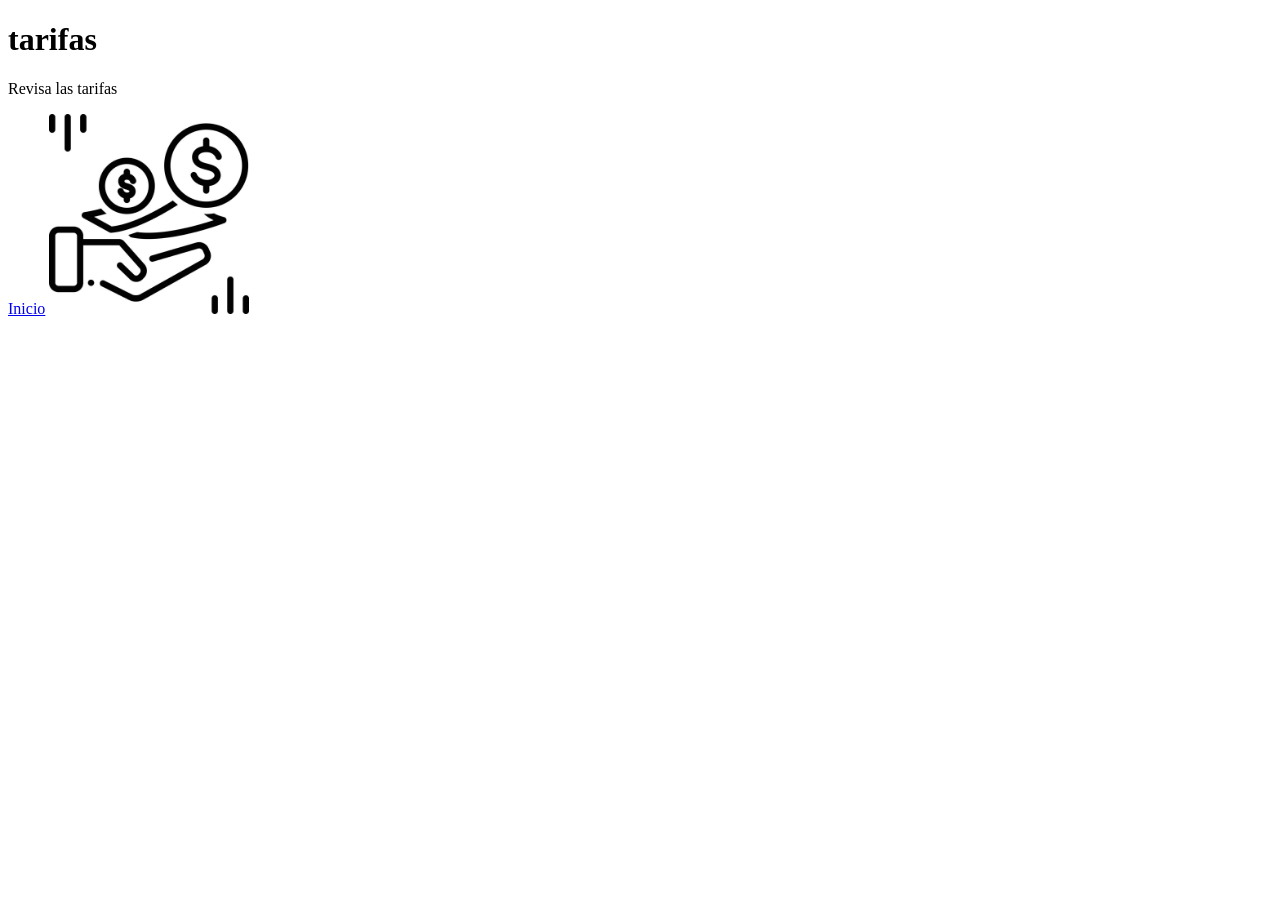
<file: rueda-libre/tarifas.html>
<!DOCTYPE html>
<html lang="en">
<head>
    <meta charset="UTF-8">
    <meta name="viewport" content="width=device-width, initial-scale=1.0">
    <title>Tarifas</title>
</head>
<body>
  <h1>tarifas</Table></h1>
    <p>Revisa las tarifas</p>  
    <a href="index.html">Inicio</a>

    <img src="img/tarifas.jpg" alt="Tarifas", width="200"> <!-- No se recomiendo usar width en html, mejor hacerlo en el CSS. -->
</body>
</html>
</file>
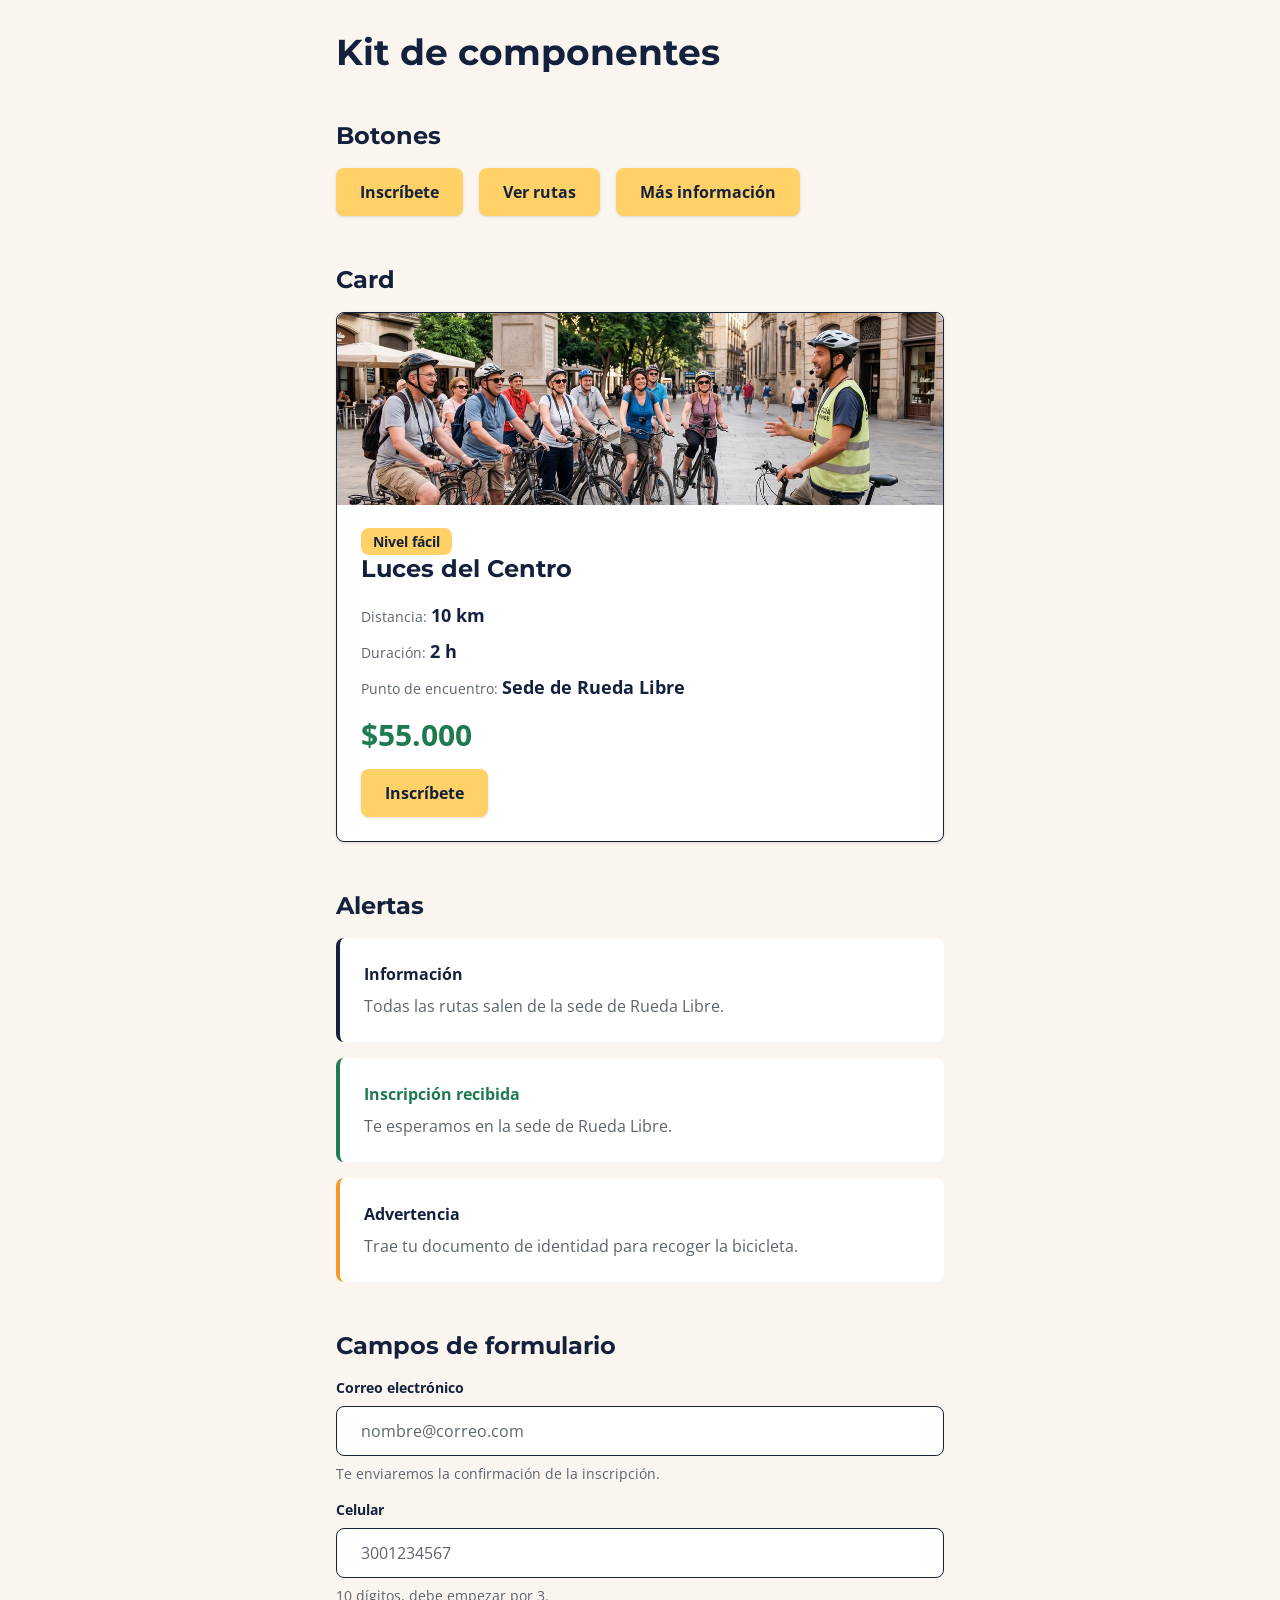
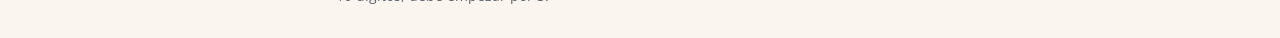
<file: rueda-libre-v1/nocturna/componentes.html>
<!DOCTYPE html>
<html lang="es">
<head>
    <meta charset="UTF-8">
    <meta name="viewport" content="width=device-width, initial-scale=1.0">
    <title>Componentes | Rueda Nocturna</title>
    <link rel="stylesheet" href="src/output.css">
</head>
<body class="bg-crema text-azul-noche dark:bg-azul-noche dark:text-crema">

    <main class="max-w-2xl mx-auto p-8 space-y-12">

        <h1 class="font-display text-4xl font-bold">Kit de componentes</h1>

        <section class="space-y-4">
            <h2 class="font-display text-2xl font-bold">Botones</h2>
            <div class="flex flex-wrap gap-4">
                <a href="#" class="inline-block bg-amarillo-farol text-azul-noche font-bold px-6 py-3 rounded-lg shadow hover:bg-naranja-pedal focus:outline-none focus:ring-4 focus:ring-verde-ruta dark:focus:ring-crema">Inscríbete</a>
                <a href="#" class="inline-block bg-amarillo-farol text-azul-noche font-bold px-6 py-3 rounded-lg shadow hover:bg-naranja-pedal focus:outline-none focus:ring-4 focus:ring-verde-ruta dark:focus:ring-crema">Ver rutas</a>
                <a href="#" class="inline-block bg-amarillo-farol text-azul-noche font-bold px-6 py-3 rounded-lg shadow hover:bg-naranja-pedal focus:outline-none focus:ring-4 focus:ring-verde-ruta dark:focus:ring-crema">Más información</a>
            </div>
        </section>

        <section class="space-y-4">
            <h2 class="font-display text-2xl font-bold">Card</h2>
            <div class="w-full bg-white border border-gris-asfalto rounded-lg shadow dark:bg-azul-noche">
                <img src="img/luces-del-centro.jpg" alt="Guía con chaleco reflectivo hablando con un grupo de ciclistas en una plaza del centro" class="w-full h-48 object-cover rounded-t-lg">
                <div class="p-6 space-y-4">
                    <span class="bg-amarillo-farol text-azul-noche text-sm font-bold px-3 py-1 rounded-lg">Nivel fácil</span>
                    <h3 class="font-display text-2xl font-bold">Luces del Centro</h3>
                    <ul class="space-y-2">
                        <li><span class="text-sm text-gris-asfalto dark:text-crema">Distancia:</span> <span class="text-lg font-bold">10 km</span></li>
                        <li><span class="text-sm text-gris-asfalto dark:text-crema">Duración:</span> <span class="text-lg font-bold">2 h</span></li>
                        <li><span class="text-sm text-gris-asfalto dark:text-crema">Punto de encuentro:</span> <span class="text-lg font-bold">Sede de Rueda Libre</span></li>
                    </ul>
                    <p class="text-3xl font-bold text-verde-ruta dark:text-amarillo-farol">$55.000</p>
                    <a href="#" class="inline-block bg-amarillo-farol text-azul-noche font-bold px-6 py-3 rounded-lg shadow hover:bg-naranja-pedal focus:outline-none focus:ring-4 focus:ring-verde-ruta dark:focus:ring-crema">Inscríbete</a>
                </div>
            </div>
        </section>

        <section class="space-y-4">
            <h2 class="font-display text-2xl font-bold">Alertas</h2>

            <div class="bg-white border-l-4 border-azul-noche dark:bg-azul-noche dark:border-crema rounded-lg p-6 space-y-2">
                <p class="font-bold text-azul-noche dark:text-crema">Información</p>
                <p class="text-gris-asfalto dark:text-crema">Todas las rutas salen de la sede de Rueda Libre.</p>
            </div>

            <div role="status" class="bg-white border-l-4 border-verde-ruta dark:bg-azul-noche dark:border-amarillo-farol rounded-lg p-6 space-y-2">
                <p class="font-bold text-verde-ruta dark:text-amarillo-farol">Inscripción recibida</p>
                <p class="text-gris-asfalto dark:text-crema">Te esperamos en la sede de Rueda Libre.</p>
            </div>

            <div class="bg-white border-l-4 border-naranja-pedal dark:bg-azul-noche dark:border-naranja-pedal rounded-lg p-6 space-y-2">
                <p class="font-bold text-azul-noche dark:text-naranja-pedal">Advertencia</p>
                <p class="text-gris-asfalto dark:text-crema">Trae tu documento de identidad para recoger la bicicleta.</p>
            </div>
        </section>

        <section class="space-y-4">
            <h2 class="font-display text-2xl font-bold">Campos de formulario</h2>

            <div class="space-y-2">
                <label for="correo" class="block text-sm font-bold">Correo electrónico</label>
                <input type="email" id="correo" name="correo" placeholder="nombre@correo.com" class="w-full bg-white border border-gris-asfalto rounded-lg px-6 py-3 text-azul-noche placeholder-gris-asfalto focus:outline-none focus:border-verde-ruta focus:ring-4 focus:ring-verde-ruta dark:bg-azul-noche dark:border-gris-asfalto dark:text-crema dark:placeholder-crema/70 dark:focus:border-amarillo-farol dark:focus:ring-amarillo-farol">
                <p class="text-sm text-gris-asfalto dark:text-crema">Te enviaremos la confirmación de la inscripción.</p>
            </div>

            <div class="space-y-2">
                <label for="celular" class="block text-sm font-bold">Celular</label>
                <input type="tel" id="celular" name="celular" placeholder="3001234567" class="w-full bg-white border border-gris-asfalto rounded-lg px-6 py-3 text-azul-noche placeholder-gris-asfalto focus:outline-none focus:border-verde-ruta focus:ring-4 focus:ring-verde-ruta dark:bg-azul-noche dark:border-gris-asfalto dark:text-crema dark:placeholder-crema/70 dark:focus:border-amarillo-farol dark:focus:ring-amarillo-farol">
                <p class="text-sm text-gris-asfalto dark:text-crema">10 dígitos, debe empezar por 3.</p>
            </div>
        </section>

    </main>

</body>
</html>
</file>
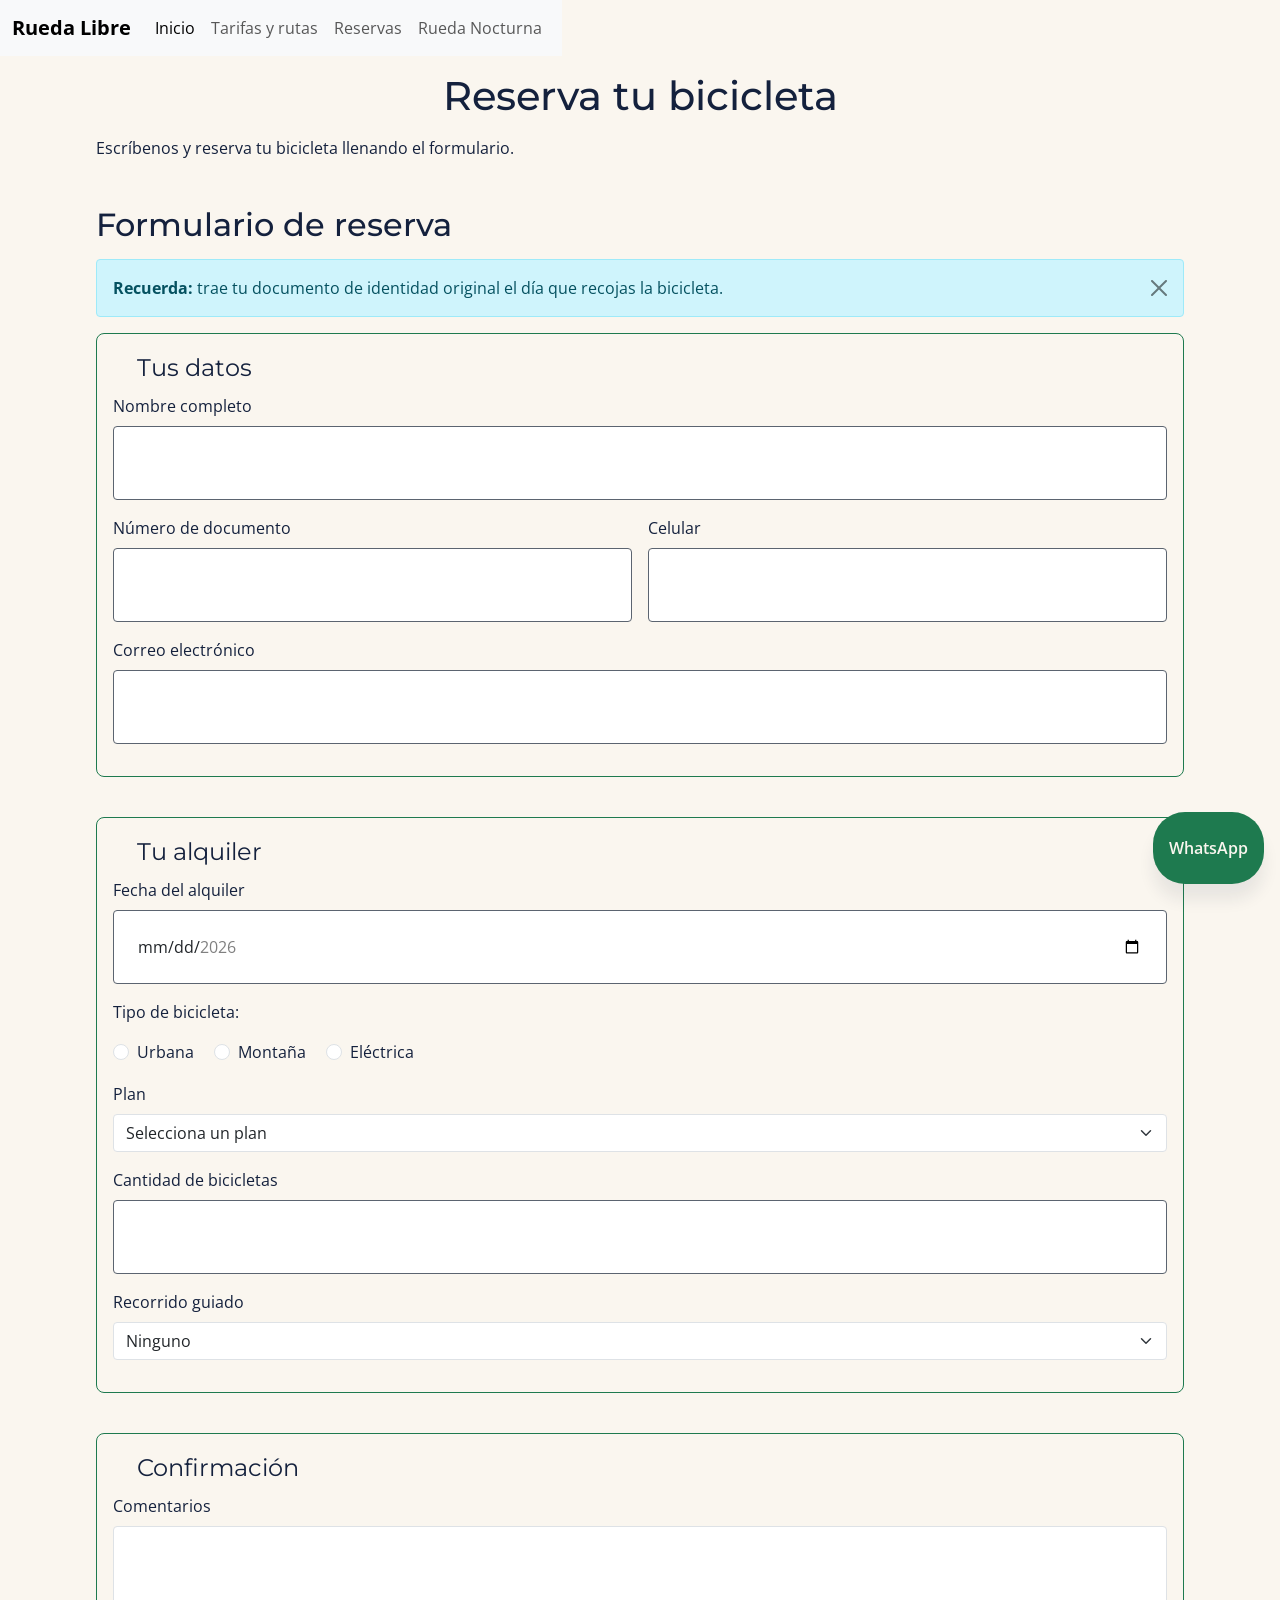
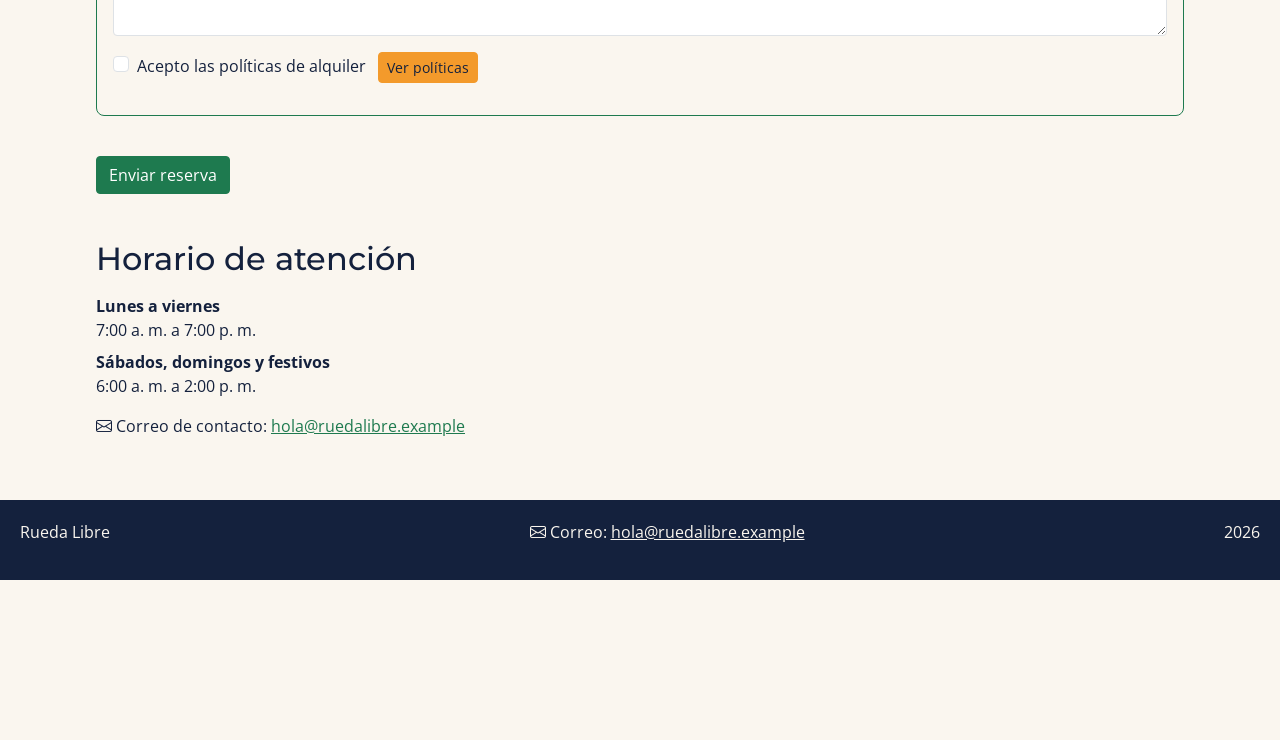
<file: rueda-libre-v1/paginas/reservas.html>
<!doctype html>
<html lang="es">
  <head>
    <meta charset="UTF-8" />
    <meta name="viewport" content="width=device-width, initial-scale=1.0" />
    <meta
      name="description"
      content="Reserva tu bicicleta en Rueda Libre. Consulta nuestro horario de atención y escríbenos."
    />
    <link rel="preconnect" href="https://fonts.googleapis.com" />
    <link rel="preconnect" href="https://fonts.gstatic.com" crossorigin />
    <link
      href="https://fonts.googleapis.com/css2?family=Montserrat:wght@700&family=Open+Sans:wght@400;600&display=swap"
      rel="stylesheet"
    />
    <link
      href="https://cdn.jsdelivr.net/npm/bootstrap@5.3.3/dist/css/bootstrap.min.css"
      rel="stylesheet"
      integrity="sha384-QWTKZyjpPEjISv5WaRU9OFeRpok6YctnYmDr5pNlyT2bRjXh0JMhjY6hW+ALEwIH"
      crossorigin="anonymous"
    />
    <link rel="stylesheet" href="https://cdn.jsdelivr.net/npm/bootstrap-icons@1.11.3/font/bootstrap-icons.min.css" />
    <link rel="stylesheet" href="../css/styles.css" />

    <title>Reservas | Rueda Libre</title>
  </head>
  <body>
    <header>
      <nav class="navbar navbar-expand-lg bg-body-tertiary">
        <div class="container">
          <a class="navbar-brand fw-bold" href="../index.html">Rueda Libre</a>
          <button
            class="navbar-toggler"
            type="button"
            data-bs-toggle="collapse"
            data-bs-target="#menuPrincipal"
            aria-controls="menuPrincipal"
            aria-expanded="false"
            aria-label="Abrir menú de navegación"
          >
            <span class="navbar-toggler-icon"></span>
          </button>
          <div class="collapse navbar-collapse" id="menuPrincipal">
            <ul class="navbar-nav ms-auto">
              <li class="nav-item">
                <a class="nav-link active" aria-current="page" href="../index.html"
                  >Inicio</a
                >
              </li>
              <li class="nav-item">
                <a
                  class="nav-link"
                  aria-current="page"
                  href="tarifas.html"
                  >Tarifas y rutas</a
                >
              </li>
              <li class="nav-item">
                <a
                  class="nav-link"
                  aria-current="page"
                  href="reservas.html"
                  >Reservas</a
                >
              </li>
              <li class="nav-item">
                <a class="nav-link" href="../nocturna/index.html">Rueda Nocturna</a>
              </li>
            </ul>
          </div>
        </div>
      </nav>
    </header>
    <main>
      <h1>Reserva tu bicicleta</h1>
      <p>Escríbenos y reserva tu bicicleta llenando el formulario.</p>

      <div class="reserva">
        <section>
          <h2 class="titulo-seccion">Formulario de reserva</h2>
          <div class="alert alert-info alert-dismissible fade show" role="alert">
            <strong>Recuerda:</strong> trae tu documento de identidad original el día que recojas la bicicleta.
            <button type="button" class="btn-close" data-bs-dismiss="alert" aria-label="Cerrar"></button>
          </div>
          <form action="#" method="post" class="needs-validation" novalidate>
            <fieldset>
              <legend>Tus datos</legend>

              <div class="mb-3">
                <label for="nombre" class="form-label">Nombre completo</label>
                <input class="form-control"
                  type="text"
                  id="nombre"
                  name="nombre"
                  required
                  minlength="3"
                />
                <div class="invalid-feedback">
                  Escribe tu nombre completo, con al menos 3 letras.
                </div>
              </div>
              <div class="fila-campos">
                <div class="mb-3">
                  <label for="documento" class="form-label">Número de documento</label>
                  <input class="form-control"
                    type="text"
                    id="documento"
                    name="documento"
                    required
                    pattern="[0-9]{6,10}"
                    title="Solo números, entre 6 y 10 dígitos"
                  />
                  <div class="invalid-feedback">
                    Escribe tu documento solo con números, entre 6 y 10 dígitos, sin puntos ni espacios.
                  </div>
                </div>

                <div class="mb-3">
                  <label for="celular" class="form-label">Celular</label>
                  <input class="form-control"
                    type="tel"
                    id="celular"
                    name="celular"
                    required
                    pattern="3[0-9]{9}"
                    title="10 dígitos y debe empezar por 3. Ejemplo: 3001234567"
                  />
                  <div class="invalid-feedback">
                    Escribe un celular de 10 dígitos que empiece por 3. Ejemplo: 3001234567.
                  </div>
                </div>
              </div>

              <div class="mb-3">
                <label for="correo" class="form-label">Correo electrónico</label>
                <input class="form-control" type="email" id="correo" name="correo" required />
                <div class="invalid-feedback">
                  Escribe un correo con @ y dominio. Ejemplo: nombre@correo.com.
                </div>
              </div>
            </fieldset>

            <fieldset>
              <legend>Tu alquiler</legend>

              <div class="mb-3">
                <label for="fecha" class="form-label">Fecha del alquiler</label>
                <input class="form-control"
                  type="date"
                  id="fecha"
                  name="fecha"
                  required
                  min="2026-11-01"
                  max="2026-12-31"
                />
                <div class="invalid-feedback">
                  Elige una fecha entre el 1 de noviembre y el 31 de diciembre de 2026.
                </div>
              </div>

              <p>Tipo de bicicleta:</p>
              <div class="mb-3">
              <div class="form-check form-check-inline">
                <input
                  class="form-check-input"
                  type="radio"
                  id="tipo-urbana"
                  name="tipo-bicicleta"
                  value="urbana"
                  required
                />
                <label class="form-check-label" for="tipo-urbana">Urbana</label>
              </div>
              <div class="form-check form-check-inline">
                <input
                  class="form-check-input"
                  type="radio"
                  id="tipo-montana"
                  name="tipo-bicicleta"
                  value="montana"
                  required
                />
                <label class="form-check-label" for="tipo-montana">Montaña</label>
              </div>
              <div class="form-check form-check-inline">
                <input
                  class="form-check-input"
                  type="radio"
                  id="tipo-electrica"
                  name="tipo-bicicleta"
                  value="electrica"
                  required
                />
                <label class="form-check-label" for="tipo-electrica">Eléctrica</label>
                <div class="invalid-feedback">
                  Elige un tipo de bicicleta: Urbana, Montaña o Eléctrica.
                </div>
              </div>
              </div>

              <div class="mb-3">
                <label for="plan" class="form-label">Plan</label>
                <select class="form-select" id="plan" name="plan" required>
                  <option value="">Selecciona un plan</option>
                  <option value="1-hora">1 hora</option>
                  <option value="medio-dia">Medio día (4 h)</option>
                  <option value="dia-completo">Día completo</option>
                </select>
                <div class="invalid-feedback">
                  Selecciona un plan de la lista: 1 hora, medio día o día completo.
                </div>
              </div>

              <div class="mb-3">
                <label for="cantidad" class="form-label">Cantidad de bicicletas</label>
                <input class="form-control"
                  type="number"
                  id="cantidad"
                  name="cantidad"
                  required
                  min="1"
                  max="6"
                />
                <div class="invalid-feedback">
                  Escribe una cantidad entre 1 y 6 bicicletas.
                </div>
              </div>

              <div class="mb-3">
                <label for="recorrido" class="form-label">Recorrido guiado</label>
                <select class="form-select" id="recorrido" name="recorrido">
                  <option value="ninguno">Ninguno</option>
                  <option value="rio-y-parques">Río y Parques</option>
                  <option value="sabores-de-barrio">Sabores de Barrio</option>
                  <option value="reto-las-palmas">Reto Las Palmas</option>
                </select>
              </div>
            </fieldset>

            <fieldset>
              <legend>Confirmación</legend>

              <div class="mb-3">
                <label for="comentarios" class="form-label">Comentarios</label>
                <textarea
                  class="form-control"
                  id="comentarios"
                  name="comentarios"
                  rows="4"
                  cols="40"
                  maxlength="300"
                ></textarea>
              </div>

              <div class="form-check mb-3">
                <input
                  class="form-check-input"
                  type="checkbox"
                  id="politicas"
                  name="politicas"
                  required
                />
                <label class="form-check-label" for="politicas">Acepto las políticas de alquiler</label>
                <button type="button" class="btn btn-naranja btn-sm ms-2" data-bs-toggle="modal" data-bs-target="#modalPoliticas">
                  Ver políticas
                </button>
                <div class="invalid-feedback">
                  Marca la casilla para aceptar las políticas de alquiler antes de enviar.
                </div>
              </div>
            </fieldset>

            <button type="submit" class="btn btn-primary">Enviar reserva</button>
          </form>
        </section>

        <aside>
          <h2 class="titulo-seccion">Horario de atención</h2>
          <dl>
            <dt>Lunes a viernes</dt>
            <dd>7:00 a. m. a 7:00 p. m.</dd>

            <dt>Sábados, domingos y festivos</dt>
            <dd>6:00 a. m. a 2:00 p. m.</dd>
          </dl>
          <p>
            <i class="bi bi-envelope" aria-hidden="true"></i> Correo de contacto:
            <a href="mailto:hola@ruedalibre.example">hola@ruedalibre.example</a>
          </p>
        </aside>
      </div>
    </main>

    <div class="modal fade" id="modalPoliticas" tabindex="-1" aria-labelledby="modalPoliticasTitulo" aria-hidden="true">
      <div class="modal-dialog">
        <div class="modal-content">
          <div class="modal-header">
            <h2 class="modal-title fs-5" id="modalPoliticasTitulo">Políticas de alquiler</h2>
            <button type="button" class="btn-close" data-bs-dismiss="modal" aria-label="Cerrar"></button>
          </div>
          <div class="modal-body">
            <ul>
              <li>Presenta tu documento de identidad original al recoger la bicicleta.</li>
              <li>Revisa la bicicleta con el asesor antes de salir.</li>
              <li>Cada 15 minutos de retraso en la devolución tienen un recargo de $5.000.</li>
              <li>Los daños por mal uso se cobran según el costo de la reparación.</li>
              <li>Los menores de edad deben estar acompañados por un adulto responsable.</li>
            </ul>
          </div>
          <div class="modal-footer">
            <button type="button" class="btn btn-secondary" data-bs-dismiss="modal">Cerrar</button>
          </div>
        </div>
      </div>
    </div>

    <footer class="pie-sitio">
      <p>Rueda Libre</p>
      <p>
        <i class="bi bi-envelope" aria-hidden="true"></i> Correo:
        <a href="mailto:hola@ruedalibre.example">hola@ruedalibre.example</a>
      </p>
      <p>2026</p>
    </footer>

    <a
      href="https://wa.me/573000000000"
      class="whatsapp"
      target="_blank"
      rel="noopener"
      >WhatsApp</a
    >
    <script
      src="https://cdn.jsdelivr.net/npm/bootstrap@5.3.3/dist/js/bootstrap.bundle.min.js"
      integrity="sha384-YvpcrYf0tY3lHB60NNkmXc5s9fDVZLESaAA55NDzOxhy9GkcIdslK1eN7N6jIeHz"
      crossorigin="anonymous"
    ></script>
    <script>
      // Example starter JavaScript for disabling form submissions if there are invalid fields
      (() => {
        'use strict'

        // Fetch all the forms we want to apply custom Bootstrap validation styles to
        const forms = document.querySelectorAll('.needs-validation')

        // Loop over them and prevent submission
        Array.from(forms).forEach(form => {
          form.addEventListener('submit', event => {
            if (!form.checkValidity()) {
              event.preventDefault()
              event.stopPropagation()
            }

            form.classList.add('was-validated')
          }, false)
        })
      })()
    </script>
  </body>
</html>
</file>
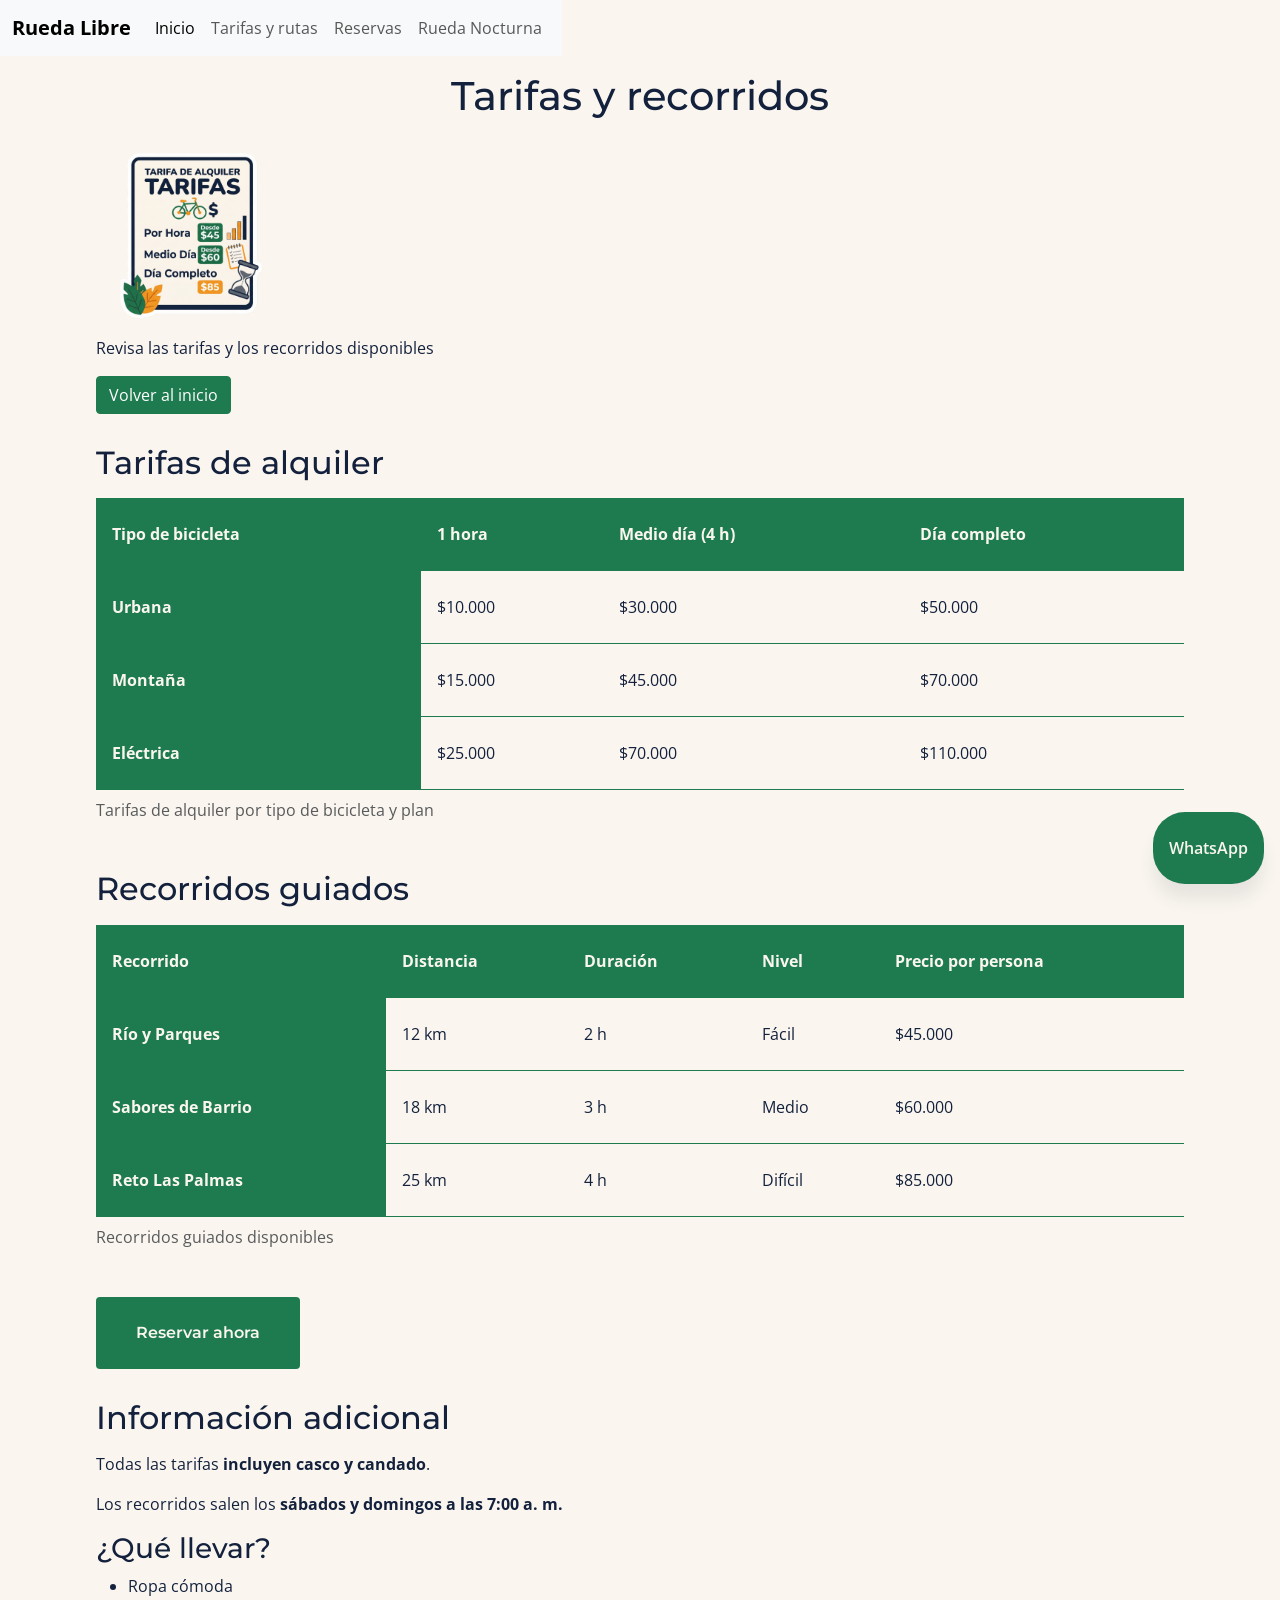
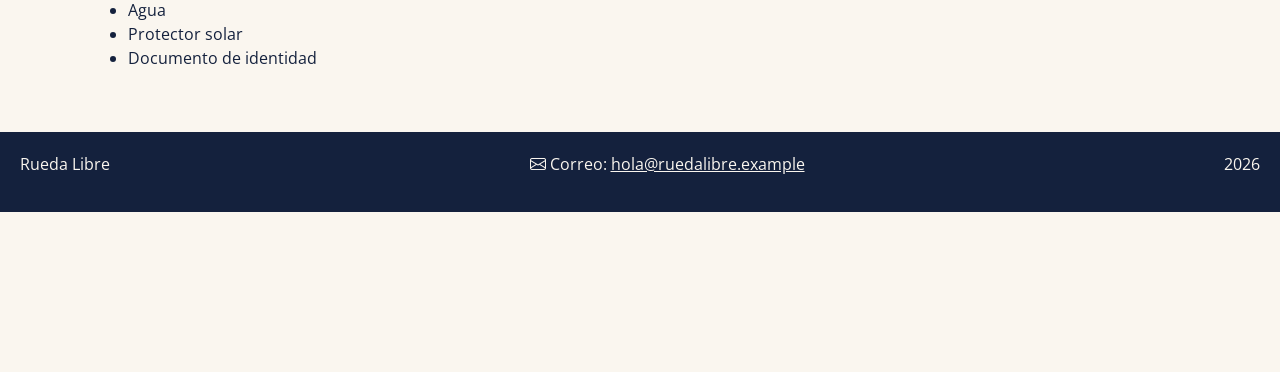
<file: rueda-libre-v1/paginas/tarifas.html>
<!doctype html>
<html lang="es">
  <head>
    <meta charset="UTF-8" />
    <meta name="viewport" content="width=device-width, initial-scale=1.0" />
    <meta
      name="description"
      content="Las tarifas y recorridos son acorde a tu bolsillo"
    />
    <link rel="preconnect" href="https://fonts.googleapis.com" />
    <link rel="preconnect" href="https://fonts.gstatic.com" crossorigin />
    <link
      href="https://fonts.googleapis.com/css2?family=Montserrat:wght@700&family=Open+Sans:wght@400;600&display=swap"
      rel="stylesheet"
    />
    <link
      href="https://cdn.jsdelivr.net/npm/bootstrap@5.3.3/dist/css/bootstrap.min.css"
      rel="stylesheet"
      integrity="sha384-QWTKZyjpPEjISv5WaRU9OFeRpok6YctnYmDr5pNlyT2bRjXh0JMhjY6hW+ALEwIH"
      crossorigin="anonymous"
    />
    <link rel="stylesheet" href="https://cdn.jsdelivr.net/npm/bootstrap-icons@1.11.3/font/bootstrap-icons.min.css" />
    <link rel="stylesheet" href="../css/styles.css" />

    <title>Tarifas y recorridos | Rueda Libre</title>
  </head>

  <body>
    <header>
      <nav class="navbar navbar-expand-lg bg-body-tertiary">
        <div class="container">
          <a class="navbar-brand fw-bold" href="../index.html">Rueda Libre</a>
          <button
            class="navbar-toggler"
            type="button"
            data-bs-toggle="collapse"
            data-bs-target="#menuPrincipal"
            aria-controls="menuPrincipal"
            aria-expanded="false"
            aria-label="Abrir menú de navegación"
          >
            <span class="navbar-toggler-icon"></span>
          </button>
          <div class="collapse navbar-collapse" id="menuPrincipal">
            <ul class="navbar-nav ms-auto">
              <li class="nav-item">
                <a class="nav-link active" aria-current="page" href="../index.html"
                  >Inicio</a
                >
              </li>
              <li class="nav-item">
                <a
                  class="nav-link"
                  aria-current="page"
                  href="tarifas.html"
                  >Tarifas y rutas</a
                >
              </li>
              <li class="nav-item">
                <a
                  class="nav-link"
                  aria-current="page"
                  href="reservas.html"
                  >Reservas</a
                >
              </li>
              <li class="nav-item">
                <a class="nav-link" href="../nocturna/index.html">Rueda Nocturna</a>
              </li>
            </ul>
          </div>
        </div>
      </nav>
    </header>

    <main>
      <h1>Tarifas y recorridos</h1>
      <img
        src="../img/tarifapng.png"
        alt="Logo de Rueda Libre: personas montando bicicleta por una ciclovía de Medellín"
        width="200"
      />
      <p>Revisa las tarifas y los recorridos disponibles</p>
      <a href="../index.html" class="btn btn-primary">Volver al inicio</a>

      <section>
        <h2 class="titulo-seccion">Tarifas de alquiler</h2>
        <table>
          <caption>
            Tarifas de alquiler por tipo de bicicleta y plan
          </caption>
          <thead>
            <tr>
              <th scope="col">Tipo de bicicleta</th>
              <th scope="col">1 hora</th>
              <th scope="col">Medio día (4 h)</th>
              <th scope="col">Día completo</th>
            </tr>
          </thead>
          <tbody>
            <tr>
              <th scope="row">Urbana</th>
              <td>$10.000</td>
              <td>$30.000</td>
              <td>$50.000</td>
            </tr>
            <tr>
              <th scope="row">Montaña</th>
              <td>$15.000</td>
              <td>$45.000</td>
              <td>$70.000</td>
            </tr>
            <tr>
              <th scope="row">Eléctrica</th>
              <td>$25.000</td>
              <td>$70.000</td>
              <td>$110.000</td>
            </tr>
          </tbody>
        </table>
      </section>
      <section id="recorridos">
        <h2 class="titulo-seccion">Recorridos guiados</h2>
        <table>
          <caption>
            Recorridos guiados disponibles
          </caption>
          <thead>
            <tr>
              <th scope="col">Recorrido</th>
              <th scope="col">Distancia</th>
              <th scope="col">Duración</th>
              <th scope="col">Nivel</th>
              <th scope="col">Precio por persona</th>
            </tr>
          </thead>
          <tbody>
            <tr>
              <th scope="row">Río y Parques</th>
              <td>12 km</td>
              <td>2 h</td>
              <td>Fácil</td>
              <td>$45.000</td>
            </tr>
            <tr>
              <th scope="row">Sabores de Barrio</th>
              <td>18 km</td>
              <td>3 h</td>
              <td>Medio</td>
              <td>$60.000</td>
            </tr>
            <tr>
              <th scope="row">Reto Las Palmas</th>
              <td>25 km</td>
              <td>4 h</td>
              <td>Difícil</td>
              <td>$85.000</td>
            </tr>
          </tbody>
        </table>
        <p><a href="reservas.html" class="boton-cta">Reservar ahora</a></p>
      </section>

      <section>
        <h2 class="titulo-seccion">Información adicional</h2>
        <p>Todas las tarifas <strong>incluyen casco y candado</strong>.</p>
        <p>
          Los recorridos salen los
          <strong>sábados y domingos a las 7:00 a. m.</strong>
        </p>
        <aside>
          <h3>¿Qué llevar?</h3>
          <ul>
            <li>Ropa cómoda</li>
            <li>Agua</li>
            <li>Protector solar</li>
            <li>Documento de identidad</li>
          </ul>
        </aside>
      </section>
    </main>

    <footer class="pie-sitio">
      <p>Rueda Libre</p>
      <p>
        <i class="bi bi-envelope" aria-hidden="true"></i> Correo:
        <a href="mailto:hola@ruedalibre.example">hola@ruedalibre.example</a>
      </p>
      <p>2026</p>
    </footer>
    <a
      href="https://wa.me/573000000000"
      class="whatsapp"
      target="_blank"
      rel="noopener"
      >WhatsApp</a
    >

    <script
      src="https://cdn.jsdelivr.net/npm/bootstrap@5.3.3/dist/js/bootstrap.bundle.min.js"
      integrity="sha384-YvpcrYf0tY3lHB60NNkmXc5s9fDVZLESaAA55NDzOxhy9GkcIdslK1eN7N6jIeHz"
      crossorigin="anonymous"
    ></script>

  </body>
</html>
</file>
<file: rueda-libre-v1/css/styles.css>
:root {
  
  --color-verde-ruta: #1E7A4F;     /* botones  enlaces */
  --color-naranja-pedal: #F39A2B;  /* destacados y botones secundarios */
  --color-azul-noche: #14213D;     /* títulos y encabezado */
  --color-crema: #FAF6EF;          /* fondo general */
  --color-gris-asfalto: #5B6470;   /* texto secundario */
  --color-amarillo-farol: #FFD166; /* campaña Rueda Nocturna */

  /* Roles */
  --color-fondo: var(--color-crema);
  --color-texto: var(--color-azul-noche);
  --color-texto-secundario: var(--color-gris-asfalto);
  --color-primario: var(--color-verde-ruta);
  --color-secundario: var(--color-azul-noche);
  --color-acento: var(--color-naranja-pedal);

  --color-superficie: #ffffff;
  --color-borde: rgba(20, 33, 61, 0.15);
  --color-sombra: rgba(20, 33, 61, 0.08);

  /* Tipografías */
  --fuente-titulos: 'Montserrat', sans-serif;
  --fuente-textos: 'Open Sans', sans-serif;

  /* Escala de espaciado */
  --espacio-sm: 1.5rem;
  --espacio-md: 1rem;
  --espacio-lg: 2.5rem;
}

  /******** Recueda que en boostrap lo ultimo es lo primero* ********/

:root {
  --bs-primary: var(--color-verde-ruta);
  --bs-primary-rgb: 30, 122, 79;

  --bs-body-font-family: var(--fuente-textos);

  --bs-link-color: var(--color-verde-ruta);
  --bs-link-color-rgb: 30, 122, 79;
  --bs-link-hover-color: var(--color-azul-noche);
  --bs-link-hover-color-rgb: 20, 33, 61;

  --bs-border-radius: 0.25rem;
}

/* Recuerda que es la configuración principal verde de los botones ******/
.btn-primary {
  --bs-btn-bg: var(--color-verde-ruta);
  --bs-btn-border-color: var(--color-verde-ruta);
  --bs-btn-hover-bg: #1A6843;
  --bs-btn-hover-border-color: #1A6843;
  --bs-btn-active-bg: #18623F;
  --bs-btn-active-border-color: #18623F;
  --bs-btn-focus-shadow-rgb: 30, 122, 79;
}

.btn-naranja {
  --bs-btn-color: var(--color-azul-noche);
  --bs-btn-bg: var(--color-naranja-pedal);
  --bs-btn-border-color: var(--color-naranja-pedal);
  --bs-btn-hover-color: var(--color-azul-noche);
  --bs-btn-hover-bg: #CF8325;
  --bs-btn-hover-border-color: #CF8325;
  --bs-btn-active-color: var(--color-azul-noche);
  --bs-btn-active-bg: #C27B22;
  --bs-btn-active-border-color: #C27B22;
}

header{
  display: flex;
  justify-content: space-between;
  align-items: center;
  flex-direction: column;
  flex-wrap: wrap;
}

header h1 {
 width: 100%;
}

/* El ancho incluye relleno y borde (border-box) */
*,
*::before,
*::after {
  box-sizing: border-box;
  margin: 0;
  padding: 0;
}


/****** BASE Cuerpo contenido principal y títulos ***** */
body {
  background-color: var(--color-fondo);
  color: var(--color-texto);
  font-family: var(--fuente-textos);
  min-height: 100vh;
}

/* Centra el contenido y limita el largo de las líneas de texto *******/
main {
  max-width: 70rem;
  margin: 0 auto;
  padding: var(--espacio-md);
}


h1 {
  font-family: var(--fuente-titulos);
  color: var(--color-azul-noche);
  text-align: center;
  margin-bottom: var(--espacio-md);
  
}  
 

h2,
h3 {
  font-family: var(--fuente-titulos);
  color: var(--color-secundario);
}



/**
  NAVEGACIÓ Opciones del menú en una fila
 ****/
nav li {
  list-style: none;
}

#menu {
  display: flex;
  gap: var(--espacio-md);
  flex-wrap: wrap;
  justify-content: center;

}

#menu a {
  color: var(--color-texto-secundario);
  text-decoration: none;
}

#menu a.activo {
  color: var(--color-secundario);
  border-bottom: 2px solid var(--color-naranja-pedal);
  font-weight: 600;
}

#menu a:hover,
#menu a:focus {
  color: var(--color-primario);
  text-decoration: underline;
}
/**Los bloques se organizan los que estan estan en el pie de pagina donde dice "rueda libre, correo ..., 2026**/
footer{
  display: flex;
  flex-direction: column;
  justify-content: space-between;
  align-items: flex-start;
}

/*******
   PORTADA **Esto me permite dejar y modificar el logo de la biciclew 
 ****/
.portada {
  min-height: 50vh; /*Esto me prermite modificar la altura de la portada.*/
  display: grid; 
  grid-template-columns:1fr;
  gap: var(--espacio-md);
  align-items: center;
}
    
/***
   COMPONENTES
   Tarjetas de servicios y botones
  ******/

.contenedor-tarjetas {
  display: flex;
  flex-wrap: wrap;
  gap: var(--espacio-md);
  justify-content: center;
  margin-top: var(--espacio-lg);
}

.tarjeta {
  flex: 1 1 15rem;
  padding: var(--espacio-md);
  background-color: var(--color-superficie);
  color: var(--color-texto);
  border: 1px solid var(--color-borde);
  border-radius: 2rem;
  box-shadow: 0 0.25rem 0.375rem var(--color-sombra);
  transition: transform 0.2s ease;
}

.tarjeta{
  position: relative;

}

.etiqueta-bicielectrica {
  position: absolute;
  top: var(--espacio-sm);
  right: var(--espacio-sm);
  padding: 0.25rem var(--espacio-sm);
  background-color: var(--color-naranja-pedal);
  color: var(--color-azul-noche);
  font-weight: 600;
  border-radius: 0.25rem;
}
.etiqueta-taller-bicicleta{
  position: absolute;
  top: var(--espacio-sm);
  right: var(--espacio-sm);
  padding: 0.25rem var(--espacio-sm);
  background-color: var(--color-naranja-pedal);
  color: var(--color-azul-noche);
  font-weight: 600;
  border-radius: 0.25rem;
}

.tarjeta:hover {
  transform: translateY(-0.25rem);
}

/* La imagen ocupa todo el ancho de su tarjeta */
.tarjeta img {
  display: block ;
  width: 100%;
  height: auto;
  object-fit: cover;
}

.boton {
  padding: var(--espacio-md) var(--espacio-lg);
  background-color: var(--color-primario);
  color: var(--color-crema);
  border: none;
  border-radius: 0.25rem;
  font-family: var(--fuente-titulos);
  font-weight: 600;
  cursor: pointer;
  transition: background-color 0.2s ease;
}

.boton:hover,
.boton:focus {
  background-color: var(--color-secundario);
}

/* Botón secundario y elementos destacados */
.boton-secundario,
.destacado {
  background-color: var(--color-acento);
  color: var(--color-azul-noche);
}


/* TABLA*/
table {
  width: 100%;
  border-collapse: collapse;
  margin-top: var(--espacio-md);
  margin-bottom: var(--espacio-lg);
}

th,
td {
  padding: var(--espacio-sm) var(--espacio-md);
  text-align: left;
  border-bottom: 1px solid var(--color-primario);
}

th {
  background-color: var(--color-primario);
  color: var(--color-crema);
}


/*
   FORMULARIO
   Etiqueta sobre el campo, campos a todo el ancho ****/
fieldset {
  padding: var(--espacio-md);
  margin-bottom: var(--espacio-lg);
  border: 1px solid var(--color-primario);
  border-radius: 0.5rem;
}

legend {
  padding: 0 var(--espacio-sm);
  font-family: var(--fuente-titulos);
}

form p {
  margin-bottom: var(--espacio-md);
}

/* Solo las etiquetas de campos de texto van en su propia línea;
   las de radio y checkbox se quedan junto a su control */

form p > label:first-child {
  display: block;
  margin-bottom: var(--espacio-sm);
  font-weight: 600;
}

input:not([type="radio"]):not([type="checkbox"]),
select,
textarea {
  display: block;
  width: 100%;
  padding: var(--espacio-sm);
  border: 1px solid var(--color-texto-secundario);
  border-radius: 0.25rem;
  font-family: inherit;
  font-size: inherit;
}

textarea {
  resize: vertical;
}


/******************
   ENLACES
  ***/
main a {
  color: var(--color-primario);
}
/**** Para los botones de reservar ahora****/
 .boton-cta {
  display: inline-block;
  padding: var(--espacio-sm) var(--espacio-lg);
  background-color: var(--color-verde-ruta);
  color: var(--color-crema);
  font-family: var(--fuente-titulos);
  font-weight: 600;
  text-decoration: none;
  border-radius: 0.25rem;
}

.boton-cta:hover {
  background-color: var(--color-azul-noche);
}

.boton-cta:focus {
  outline: 2px solid var(--color-azul-noche);
  outline-offset: 0.25rem;
}

input:focus,
select:focus,
textarea:focus {
  outline: 2px solid var(--color-primario);
  outline-offset: 0.125rem;
  border-color: var(--color-verde-ruta)}



.whatsapp {
  position: fixed;
  right: var(--espacio-md);
  bottom: var(--espacio-md);
  padding: var(--espacio-sm) var(--espacio-md);
  background-color: var(--color-verde-ruta);
  color: var(--color-crema);
  font-weight: 600;
  text-decoration: none;
  border-radius: 2rem;
  box-shadow: 0 1rem 1rem var(--color-sombra);
}


body {
  padding-bottom: 10rem; 
}

.reserva{
  display: grid;
  grid-template-columns: 1fr;
  gap: var(--espacio-md);
}

.fila-campos{
    display: grid;
    grid-template-columns: 1fr;
    gap: var(--espacio-md);
}

@media (min-width: 768px) {
  header {
    flex-direction: row;
    justify-content: space-between;
  }

  footer {
    flex-direction: row;
    justify-content: space-between;
  }

  .fila-campos {
    grid-template-columns: repeat(2, 1fr);
  }
}
 

@media (min-width: 1200px) {
  .portada {
    grid-template-columns: 1fr 1fr;
  }

  .contenedor-tarjetas {
    grid-template-columns: repeat(3, 1fr);
  }
}

img {
  max-width: 100%;
  height: auto;
  display: block;
}



/**Los botones del carrucel **/

.visually-hidden-title {
  @include visually-hidden;
}

.skip-navigation {
  @include visually-hidden-focusable;
}


.portada-marca {
  background-color: white;
  border-left: 8px solid var(--color-naranja-pedal);
  padding: 20px;
  margin-bottom: 20px;
}

.titulo-seccion {
  color: var(--color-azul-noche);
  margin-top: 30px;
  margin-bottom: 15px;
}

.pie-sitio {
  background-color: var(--color-azul-noche);
  color: var(--color-crema);
  padding: 20px;
  margin-top: 30px;
}

.pie-sitio a {
  color: var(--color-crema);
}

.pie-sitio a:hover {
  color: var(--color-naranja-pedal);
}
</file>
<file: rueda-libre-v1/nocturna/src/output.css>
/*! tailwindcss v4.3.5 | MIT License | https://tailwindcss.com */
@import url("https://fonts.googleapis.com/css2?family=Montserrat:wght@700&family=Open+Sans:wght@400;600&display=swap");
@layer properties;
@layer theme, base, components, utilities;
@layer theme {
  :root, :host {
    --font-sans: "Open Sans", sans-serif;
    --font-mono: ui-monospace, SFMono-Regular, Menlo, Monaco, Consolas, "Liberation Mono",
      "Courier New", monospace;
    --color-amber-400: oklch(82.8% 0.189 84.429);
    --color-slate-100: oklch(96.8% 0.007 247.896);
    --color-slate-300: oklch(86.9% 0.022 252.894);
    --color-slate-950: oklch(12.9% 0.042 264.695);
    --color-black: #000;
    --color-white: #fff;
    --spacing: 0.25rem;
    --container-2xl: 42rem;
    --container-6xl: 72rem;
    --text-sm: 0.875rem;
    --text-sm--line-height: calc(1.25 / 0.875);
    --text-lg: 1.125rem;
    --text-lg--line-height: calc(1.75 / 1.125);
    --text-xl: 1.25rem;
    --text-xl--line-height: calc(1.75 / 1.25);
    --text-2xl: 1.5rem;
    --text-2xl--line-height: calc(2 / 1.5);
    --text-3xl: 1.875rem;
    --text-3xl--line-height: calc(2.25 / 1.875);
    --text-4xl: 2.25rem;
    --text-4xl--line-height: calc(2.5 / 2.25);
    --text-5xl: 3rem;
    --text-5xl--line-height: 1;
    --font-weight-semibold: 600;
    --font-weight-bold: 700;
    --tracking-wide: 0.025em;
    --tracking-widest: 0.1em;
    --leading-tight: 1.25;
    --leading-relaxed: 1.625;
    --radius-lg: 0.5rem;
    --default-font-family: var(--font-sans);
    --default-mono-font-family: var(--font-mono);
    --font-display: "Montserrat", sans-serif;
    --color-verde-ruta: #1E7A4F;
    --color-naranja-pedal: #F39A2B;
    --color-azul-noche: #14213D;
    --color-crema: #FAF6EF;
    --color-gris-asfalto: #5B6470;
    --color-amarillo-farol: #FFD166;
  }
}
@layer base {
  *, ::after, ::before, ::backdrop, ::file-selector-button {
    box-sizing: border-box;
    margin: 0;
    padding: 0;
    border: 0 solid;
  }
  html, :host {
    line-height: 1.5;
    -webkit-text-size-adjust: 100%;
    tab-size: 4;
    font-family: var(--default-font-family, -apple-system, BlinkMacSystemFont, "Segoe UI", Roboto, "Helvetica Neue", "Noto Sans", Arial, sans-serif, "Apple Color Emoji", "Segoe UI Emoji", "Segoe UI Symbol", "Noto Color Emoji");
    font-feature-settings: var(--default-font-feature-settings, normal);
    font-variation-settings: var(--default-font-variation-settings, normal);
    -webkit-tap-highlight-color: transparent;
  }
  hr {
    height: 0;
    color: inherit;
    border-top-width: 1px;
  }
  abbr:where([title]) {
    -webkit-text-decoration: underline dotted;
    text-decoration: underline dotted;
  }
  h1, h2, h3, h4, h5, h6 {
    font-size: inherit;
    font-weight: inherit;
  }
  a {
    color: inherit;
    -webkit-text-decoration: inherit;
    text-decoration: inherit;
  }
  b, strong {
    font-weight: bolder;
  }
  code, kbd, samp, pre {
    font-family: var(--default-mono-font-family, ui-monospace, SFMono-Regular, Menlo, Monaco, Consolas, "Liberation Mono", "Courier New", monospace);
    font-feature-settings: var(--default-mono-font-feature-settings, normal);
    font-variation-settings: var(--default-mono-font-variation-settings, normal);
    font-size: 1em;
  }
  small {
    font-size: 80%;
  }
  sub, sup {
    font-size: 75%;
    line-height: 0;
    position: relative;
    vertical-align: baseline;
  }
  sub {
    bottom: -0.25em;
  }
  sup {
    top: -0.5em;
  }
  table {
    text-indent: 0;
    border-color: inherit;
    border-collapse: collapse;
  }
  :-moz-focusring:where(:not(iframe)) {
    outline: auto;
  }
  progress {
    vertical-align: baseline;
  }
  summary {
    display: list-item;
  }
  ol, ul, menu {
    list-style: none;
  }
  img, svg, video, canvas, audio, iframe, embed, object {
    display: block;
    vertical-align: middle;
  }
  img, video {
    max-width: 100%;
    height: auto;
  }
  button, input, select, optgroup, textarea, ::file-selector-button {
    font: inherit;
    font-feature-settings: inherit;
    font-variation-settings: inherit;
    letter-spacing: inherit;
    color: inherit;
    border-radius: 0;
    background-color: transparent;
    opacity: 1;
  }
  :where(select:is([multiple], [size])) optgroup {
    font-weight: bolder;
  }
  :where(select:is([multiple], [size])) optgroup option {
    padding-inline-start: 20px;
  }
  ::file-selector-button {
    margin-inline-end: 4px;
  }
  ::placeholder {
    opacity: 1;
  }
  @supports (not (-webkit-appearance: -apple-pay-button))  or (contain-intrinsic-size: 1px) {
    ::placeholder {
      color: currentcolor;
      @supports (color: color-mix(in lab, red, red)) {
        color: color-mix(in oklab, currentcolor 50%, transparent);
      }
    }
  }
  textarea {
    resize: vertical;
  }
  ::-webkit-search-decoration {
    -webkit-appearance: none;
  }
  ::-webkit-date-and-time-value {
    min-height: 1lh;
    text-align: inherit;
  }
  ::-webkit-datetime-edit {
    display: inline-flex;
  }
  ::-webkit-datetime-edit-fields-wrapper {
    padding: 0;
  }
  ::-webkit-datetime-edit, ::-webkit-datetime-edit-year-field, ::-webkit-datetime-edit-month-field, ::-webkit-datetime-edit-day-field, ::-webkit-datetime-edit-hour-field, ::-webkit-datetime-edit-minute-field, ::-webkit-datetime-edit-second-field, ::-webkit-datetime-edit-millisecond-field, ::-webkit-datetime-edit-meridiem-field {
    padding-block: 0;
  }
  ::-webkit-calendar-picker-indicator {
    line-height: 1;
  }
  :-moz-ui-invalid {
    box-shadow: none;
  }
  button, input:where([type="button"], [type="reset"], [type="submit"]), ::file-selector-button {
    appearance: button;
  }
  ::-webkit-inner-spin-button, ::-webkit-outer-spin-button {
    height: auto;
  }
  [hidden]:where(:not([hidden="until-found"])) {
    display: none !important;
  }
}
@layer utilities {
  .mx-auto {
    margin-inline: auto;
  }
  .mt-1 {
    margin-top: var(--spacing);
  }
  .mb-4 {
    margin-bottom: calc(var(--spacing) * 4);
  }
  .block {
    display: block;
  }
  .flex {
    display: flex;
  }
  .grid {
    display: grid;
  }
  .hidden {
    display: none;
  }
  .inline-block {
    display: inline-block;
  }
  .h-48 {
    height: calc(var(--spacing) * 48);
  }
  .w-full {
    width: 100%;
  }
  .max-w-2xl {
    max-width: var(--container-2xl);
  }
  .max-w-6xl {
    max-width: var(--container-6xl);
  }
  .grid-cols-1 {
    grid-template-columns: repeat(1, minmax(0, 1fr));
  }
  .flex-col {
    flex-direction: column;
  }
  .flex-wrap {
    flex-wrap: wrap;
  }
  .items-center {
    align-items: center;
  }
  .items-start {
    align-items: flex-start;
  }
  .justify-between {
    justify-content: space-between;
  }
  .justify-center {
    justify-content: center;
  }
  .gap-2 {
    gap: calc(var(--spacing) * 2);
  }
  .gap-4 {
    gap: calc(var(--spacing) * 4);
  }
  .gap-6 {
    gap: calc(var(--spacing) * 6);
  }
  :where(.space-y-2 > :not(:last-child)) {
    --tw-space-y-reverse: 0;
    margin-block-start: calc(calc(var(--spacing) * 2) * var(--tw-space-y-reverse));
    margin-block-end: calc(calc(var(--spacing) * 2) * calc(1 - var(--tw-space-y-reverse)));
  }
  :where(.space-y-4 > :not(:last-child)) {
    --tw-space-y-reverse: 0;
    margin-block-start: calc(calc(var(--spacing) * 4) * var(--tw-space-y-reverse));
    margin-block-end: calc(calc(var(--spacing) * 4) * calc(1 - var(--tw-space-y-reverse)));
  }
  :where(.space-y-6 > :not(:last-child)) {
    --tw-space-y-reverse: 0;
    margin-block-start: calc(calc(var(--spacing) * 6) * var(--tw-space-y-reverse));
    margin-block-end: calc(calc(var(--spacing) * 6) * calc(1 - var(--tw-space-y-reverse)));
  }
  :where(.space-y-10 > :not(:last-child)) {
    --tw-space-y-reverse: 0;
    margin-block-start: calc(calc(var(--spacing) * 10) * var(--tw-space-y-reverse));
    margin-block-end: calc(calc(var(--spacing) * 10) * calc(1 - var(--tw-space-y-reverse)));
  }
  :where(.space-y-12 > :not(:last-child)) {
    --tw-space-y-reverse: 0;
    margin-block-start: calc(calc(var(--spacing) * 12) * var(--tw-space-y-reverse));
    margin-block-end: calc(calc(var(--spacing) * 12) * calc(1 - var(--tw-space-y-reverse)));
  }
  .rounded-lg {
    border-radius: var(--radius-lg);
  }
  .rounded-t-lg {
    border-top-left-radius: var(--radius-lg);
    border-top-right-radius: var(--radius-lg);
  }
  .border {
    border-style: var(--tw-border-style);
    border-width: 1px;
  }
  .border-l-4 {
    border-left-style: var(--tw-border-style);
    border-left-width: 4px;
  }
  .border-azul-noche {
    border-color: var(--color-azul-noche);
  }
  shadow.border-gris-asfalto {
    border-color: var(--color-gris-asfalto);
  }
  .border-naranja-pedal {
    border-color: var(--color-naranja-pedal);
  }
  .border-verde-ruta {
    border-color: var(--color-verde-ruta);
  }
  .bg-amarillo-farol {
    background-color: var(--color-amarillo-farol);
  }
  .bg-amber-400 {
    background-color: var(--color-amber-400);
  }
  .bg-crema {
    background-color: var(--color-crema);
  }
  .bg-naranja-pedal {
    background-color: var(--color-naranja-pedal);
  }
  .bg-slate-950 {
    background-color: var(--color-slate-950);
  }
  .bg-verde-ruta {
    background-color: var(--color-verde-ruta);
  }
  .bg-white {
    background-color: var(--color-white);
  }
  .object-cover {
    object-fit: cover;
  }
  .p-6 {
    padding: calc(var(--spacing) * 6);
  }
  .p-8 {
    padding: calc(var(--spacing) * 8);
  }
  .px-3 {
    padding-inline: calc(var(--spacing) * 3);
  }
  .px-6 {
    padding-inline: calc(var(--spacing) * 6);
  }
  .px-8 {
    padding-inline: calc(var(--spacing) * 8);
  }
  .py-1 {
    padding-block: var(--spacing);
  }
  .py-3 {
    padding-block: calc(var(--spacing) * 3);
  }
  .py-4 {
    padding-block: calc(var(--spacing) * 4);
  }
  .py-8 {
    padding-block: calc(var(--spacing) * 8);
  }
  .py-16 {
    padding-block: calc(var(--spacing) * 16);
  }
  .pt-4 {
    padding-top: calc(var(--spacing) * 4);
  }
  .font-display {
    font-family: var(--font-display);
  }
  .text-2xl {
    font-size: var(--text-2xl);
    line-height: var(--tw-leading, var(--text-2xl--line-height));
  }
  .text-3xl {
    font-size: var(--text-3xl);
    line-height: var(--tw-leading, var(--text-3xl--line-height));
  }
  .text-4xl {
    font-size: var(--text-4xl);
    line-height: var(--tw-leading, var(--text-4xl--line-height));
  }
  .text-5xl {
    font-size: var(--text-5xl);
    line-height: var(--tw-leading, var(--text-5xl--line-height));
  }
  .text-lg {
    font-size: var(--text-lg);
    line-height: var(--tw-leading, var(--text-lg--line-height));
  }
  .text-sm {
    font-size: var(--text-sm);
    line-height: var(--tw-leading, var(--text-sm--line-height));
  }
  .text-xl {
    font-size: var(--text-xl);
    line-height: var(--tw-leading, var(--text-xl--line-height));
  }
  .leading-relaxed {
    --tw-leading: var(--leading-relaxed);
    line-height: var(--leading-relaxed);
  }
  .leading-tight {
    --tw-leading: var(--leading-tight);
    line-height: var(--leading-tight);
  }
  .font-bold {
    --tw-font-weight: var(--font-weight-bold);
    font-weight: var(--font-weight-bold);
  }
  .font-semibold {
    --tw-font-weight: var(--font-weight-semibold);
    font-weight: var(--font-weight-semibold);
  }
  .tracking-wide {
    --tw-tracking: var(--tracking-wide);
    letter-spacing: var(--tracking-wide);
  }
  .tracking-widest {
    --tw-tracking: var(--tracking-widest);
    letter-spacing: var(--tracking-widest);
  }
  .text-amber-400 {
    color: var(--color-amber-400);
  }
  .text-azul-noche {
    color: var(--color-azul-noche);
  }
  .text-gris-asfalto {
    color: var(--color-gris-asfalto);
  }
  .text-slate-100 {
    color: var(--color-slate-100);
  }
  .text-slate-300 {
    color: var(--color-slate-300);
  }
  .text-slate-950 {
    color: var(--color-slate-950);
  }
  .text-verde-ruta {
    color: var(--color-verde-ruta);
  }
  .text-white {
    color: var(--color-white);
  }
  .uppercase {
    text-transform: uppercase;
  }
  .placeholder-gris-asfalto::placeholder {
    color: var(--color-gris-asfalto);
  }
  .accent-verde-ruta {
    accent-color: var(--color-verde-ruta);
  }
  .shadow {
    --tw-shadow: 0 1px 3px 0 var(--tw-shadow-color, rgb(0 0 0 / 0.1)), 0 1px 2px -1px var(--tw-shadow-color, rgb(0 0 0 / 0.1));
    box-shadow: var(--tw-inset-shadow), var(--tw-inset-ring-shadow), var(--tw-ring-offset-shadow), var(--tw-ring-shadow), var(--tw-shadow);
  }
  @media (hover: hover) {
    .hover\:bg-naranja-pedal:hover {
      background-color: var(--color-naranja-pedal);
    }
  }
  .focus\:border-verde-ruta:focus {
    border-color: var(--color-verde-ruta);
  }
  .focus\:ring-4:focus {
    --tw-ring-shadow: var(--tw-ring-inset, ) 0 0 0 calc(4px + var(--tw-ring-offset-width)) var(--tw-ring-color, currentcolor);
    box-shadow: var(--tw-inset-shadow), var(--tw-inset-ring-shadow), var(--tw-ring-offset-shadow), var(--tw-ring-shadow), var(--tw-shadow);
  }
  .focus\:ring-verde-ruta:focus {
    --tw-ring-color: var(--color-verde-ruta);
  }
  .focus\:outline-none:focus {
    --tw-outline-style: none;
    outline-style: none;
  }
  @media (width >= 40rem) {
    .sm\:grid-cols-2 {
      grid-template-columns: repeat(2, minmax(0, 1fr));
    }
  }
  @media (width >= 48rem) {
    .md\:col-span-2 {
      grid-column: span 2 / span 2;
    }
    .md\:flex {
      display: flex;
    }
    .md\:grid-cols-2 {
      grid-template-columns: repeat(2, minmax(0, 1fr));
    }
    .md\:flex-row {
      flex-direction: row;
    }
  }
  @media (width >= 64rem) {
    .lg\:grid-cols-3 {
      grid-template-columns: repeat(3, minmax(0, 1fr));
    }
    .lg\:grid-cols-4 {
      grid-template-columns: repeat(4, minmax(0, 1fr));
    }
    .lg\:py-16 {
      padding-block: calc(var(--spacing) * 16);
    }
    .lg\:text-5xl {
      font-size: var(--text-5xl);
      line-height: var(--tw-leading, var(--text-5xl--line-height));
    }
  }
  @media (prefers-color-scheme: dark) {
    .dark\:border-amarillo-farol {
      border-color: var(--color-amarillo-farol);
    }
    .dark\:border-crema {
      border-color: var(--color-crema);
    }
    .dark\:border-gris-asfalto {
      border-color: var(--color-gris-asfalto);
    }
    .dark\:border-naranja-pedal {
      border-color: var(--color-naranja-pedal);
    }
    .dark\:bg-azul-noche {
      background-color: var(--color-azul-noche);
    }
    .dark\:bg-black {
      background-color: var(--color-black);
    }
    .dark\:text-amarillo-farol {
      color: var(--color-amarillo-farol);
    }
    .dark\:text-crema {
      color: var(--color-crema);
    }
    .dark\:text-naranja-pedal {
      color: var(--color-naranja-pedal);
    }
    .dark\:placeholder-crema\/70::placeholder {
      color: color-mix(in srgb, #FAF6EF 70%, transparent);
      @supports (color: color-mix(in lab, red, red)) {
        color: color-mix(in oklab, var(--color-crema) 70%, transparent);
      }
    }
    .dark\:focus\:border-amarillo-farol:focus {
      border-color: var(--color-amarillo-farol);
    }
    .dark\:focus\:ring-amarillo-farol:focus {
      --tw-ring-color: var(--color-amarillo-farol);
    }
    .dark\:focus\:ring-crema:focus {
      --tw-ring-color: var(--color-crema);
    }
  }
}
@property --tw-space-y-reverse {
  syntax: "*";
  inherits: false;
  initial-value: 0;
}
@property --tw-border-style {
  syntax: "*";
  inherits: false;
  initial-value: solid;
}
@property --tw-leading {
  syntax: "*";
  inherits: false;
}
@property --tw-font-weight {
  syntax: "*";
  inherits: false;
}
@property --tw-tracking {
  syntax: "*";
  inherits: false;
}
@property --tw-shadow {
  syntax: "*";
  inherits: false;
  initial-value: 0 0 #0000;
}
@property --tw-shadow-color {
  syntax: "*";
  inherits: false;
}
@property --tw-shadow-alpha {
  syntax: "<percentage>";
  inherits: false;
  initial-value: 100%;
}
@property --tw-inset-shadow {
  syntax: "*";
  inherits: false;
  initial-value: 0 0 #0000;
}
@property --tw-inset-shadow-color {
  syntax: "*";
  inherits: false;
}
@property --tw-inset-shadow-alpha {
  syntax: "<percentage>";
  inherits: false;
  initial-value: 100%;
}
@property --tw-ring-color {
  syntax: "*";
  inherits: false;
}
@property --tw-ring-shadow {
  syntax: "*";
  inherits: false;
  initial-value: 0 0 #0000;
}
@property --tw-inset-ring-color {
  syntax: "*";
  inherits: false;
}
@property --tw-inset-ring-shadow {
  syntax: "*";
  inherits: false;
  initial-value: 0 0 #0000;
}
@property --tw-ring-inset {
  syntax: "*";
  inherits: false;
}
@property --tw-ring-offset-width {
  syntax: "<length>";
  inherits: false;
  initial-value: 0px;
}
@property --tw-ring-offset-color {
  syntax: "*";
  inherits: false;
  initial-value: #fff;
}
@property --tw-ring-offset-shadow {
  syntax: "*";
  inherits: false;
  initial-value: 0 0 #0000;
}
@layer properties {
  @supports ((-webkit-hyphens: none) and (not (margin-trim: block))) or ((-moz-orient: inline) and (not (color:rgb(from red r g b)))) {
    *, ::before, ::after, ::backdrop {
      --tw-space-y-reverse: 0;
      --tw-border-style: solid;
      --tw-leading: initial;
      --tw-font-weight: initial;
      --tw-tracking: initial;
      --tw-shadow: 0 0 #0000;
      --tw-shadow-color: initial;
      --tw-shadow-alpha: 100%;
      --tw-inset-shadow: 0 0 #0000;
      --tw-inset-shadow-color: initial;
      --tw-inset-shadow-alpha: 100%;
      --tw-ring-color: initial;
      --tw-ring-shadow: 0 0 #0000;
      --tw-inset-ring-color: initial;
      --tw-inset-ring-shadow: 0 0 #0000;
      --tw-ring-inset: initial;
      --tw-ring-offset-width: 0px;
      --tw-ring-offset-color: #fff;
      --tw-ring-offset-shadow: 0 0 #0000;
    }
  }
}
</file>
